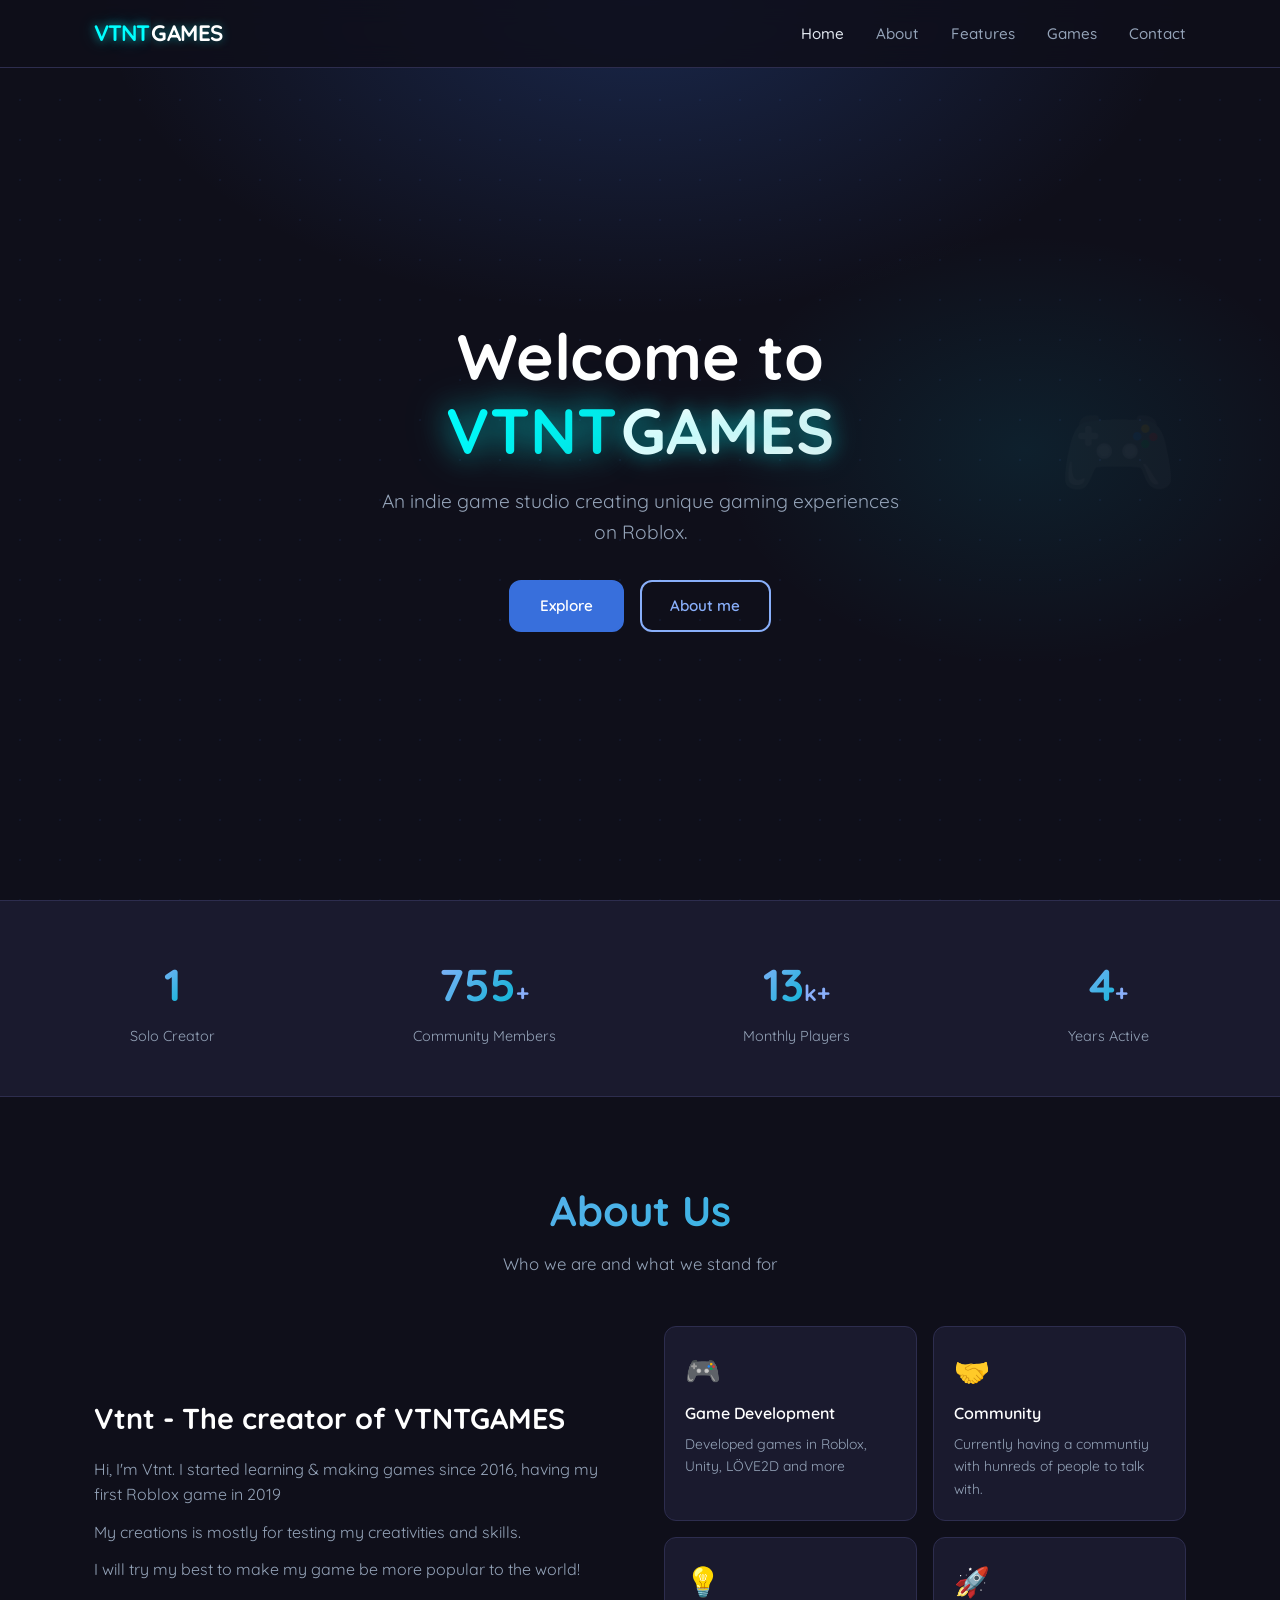
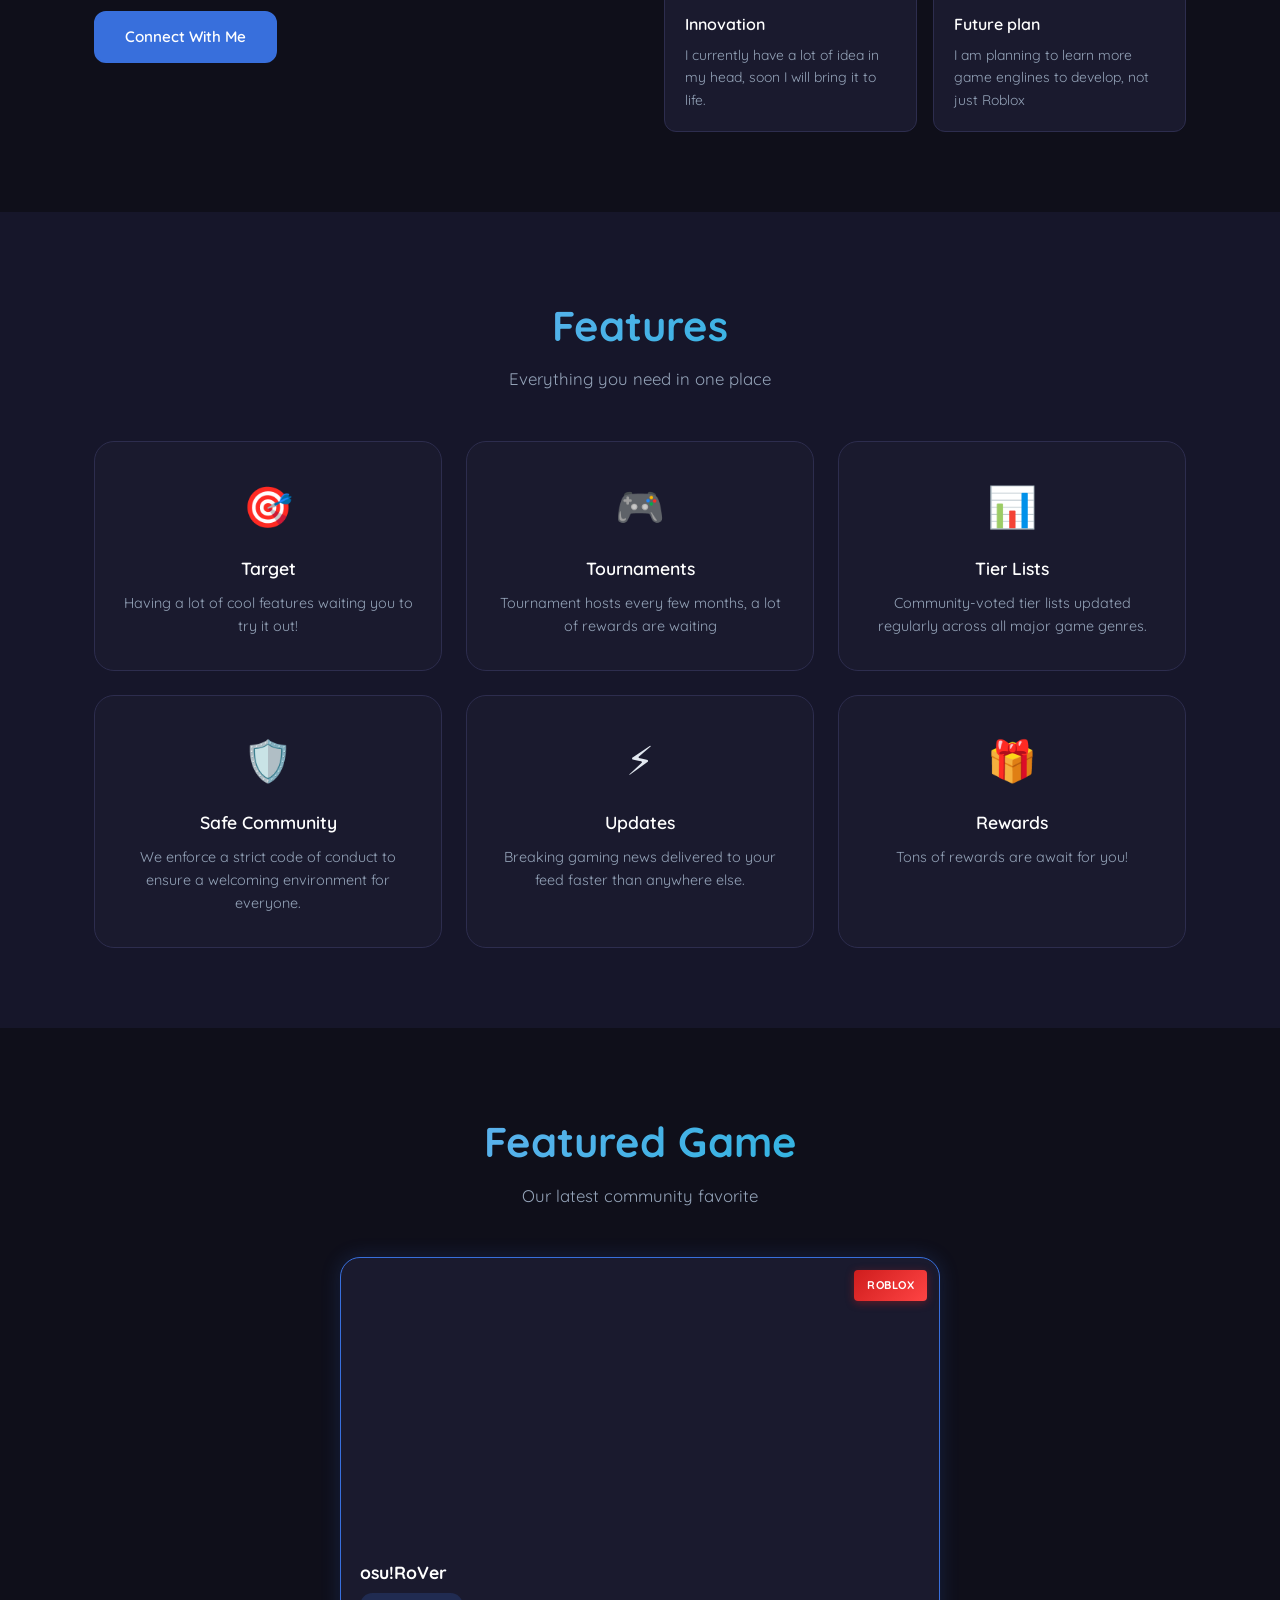
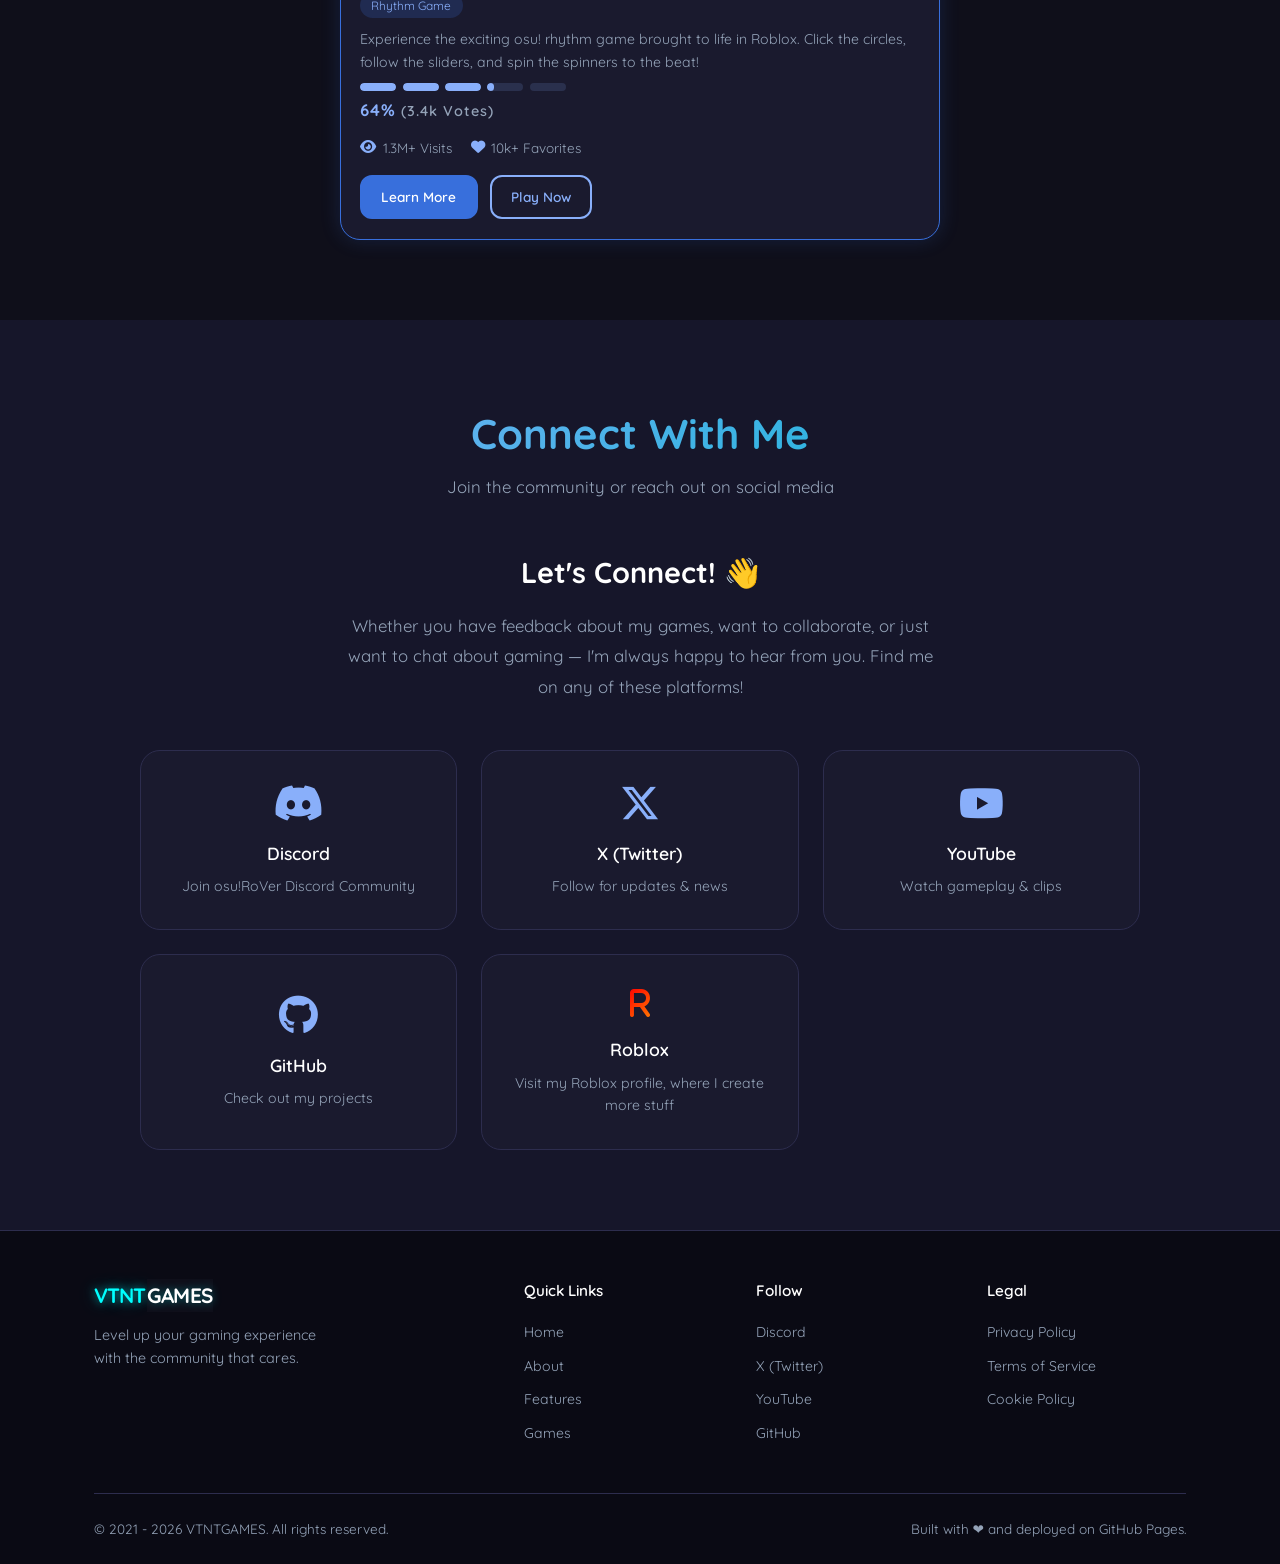
<file: index.html>
<!DOCTYPE html>
<html lang="en">
<head>
  <meta charset="UTF-8" />
  <meta name="viewport" content="width=device-width, initial-scale=1.0" />
  <meta name="description" content="VTNTGAMES - Indie Game Studio" />
  <title>VTNTGAMES</title>
  <script>
    window.location.replace('VtntGames');
  </script>
  <link rel="stylesheet" href="https://cdnjs.cloudflare.com/ajax/libs/font-awesome/6.4.0/css/all.min.css" />
  <link rel="stylesheet" href="style.css" />
</head>
<body>
</body>
</html>
</file>
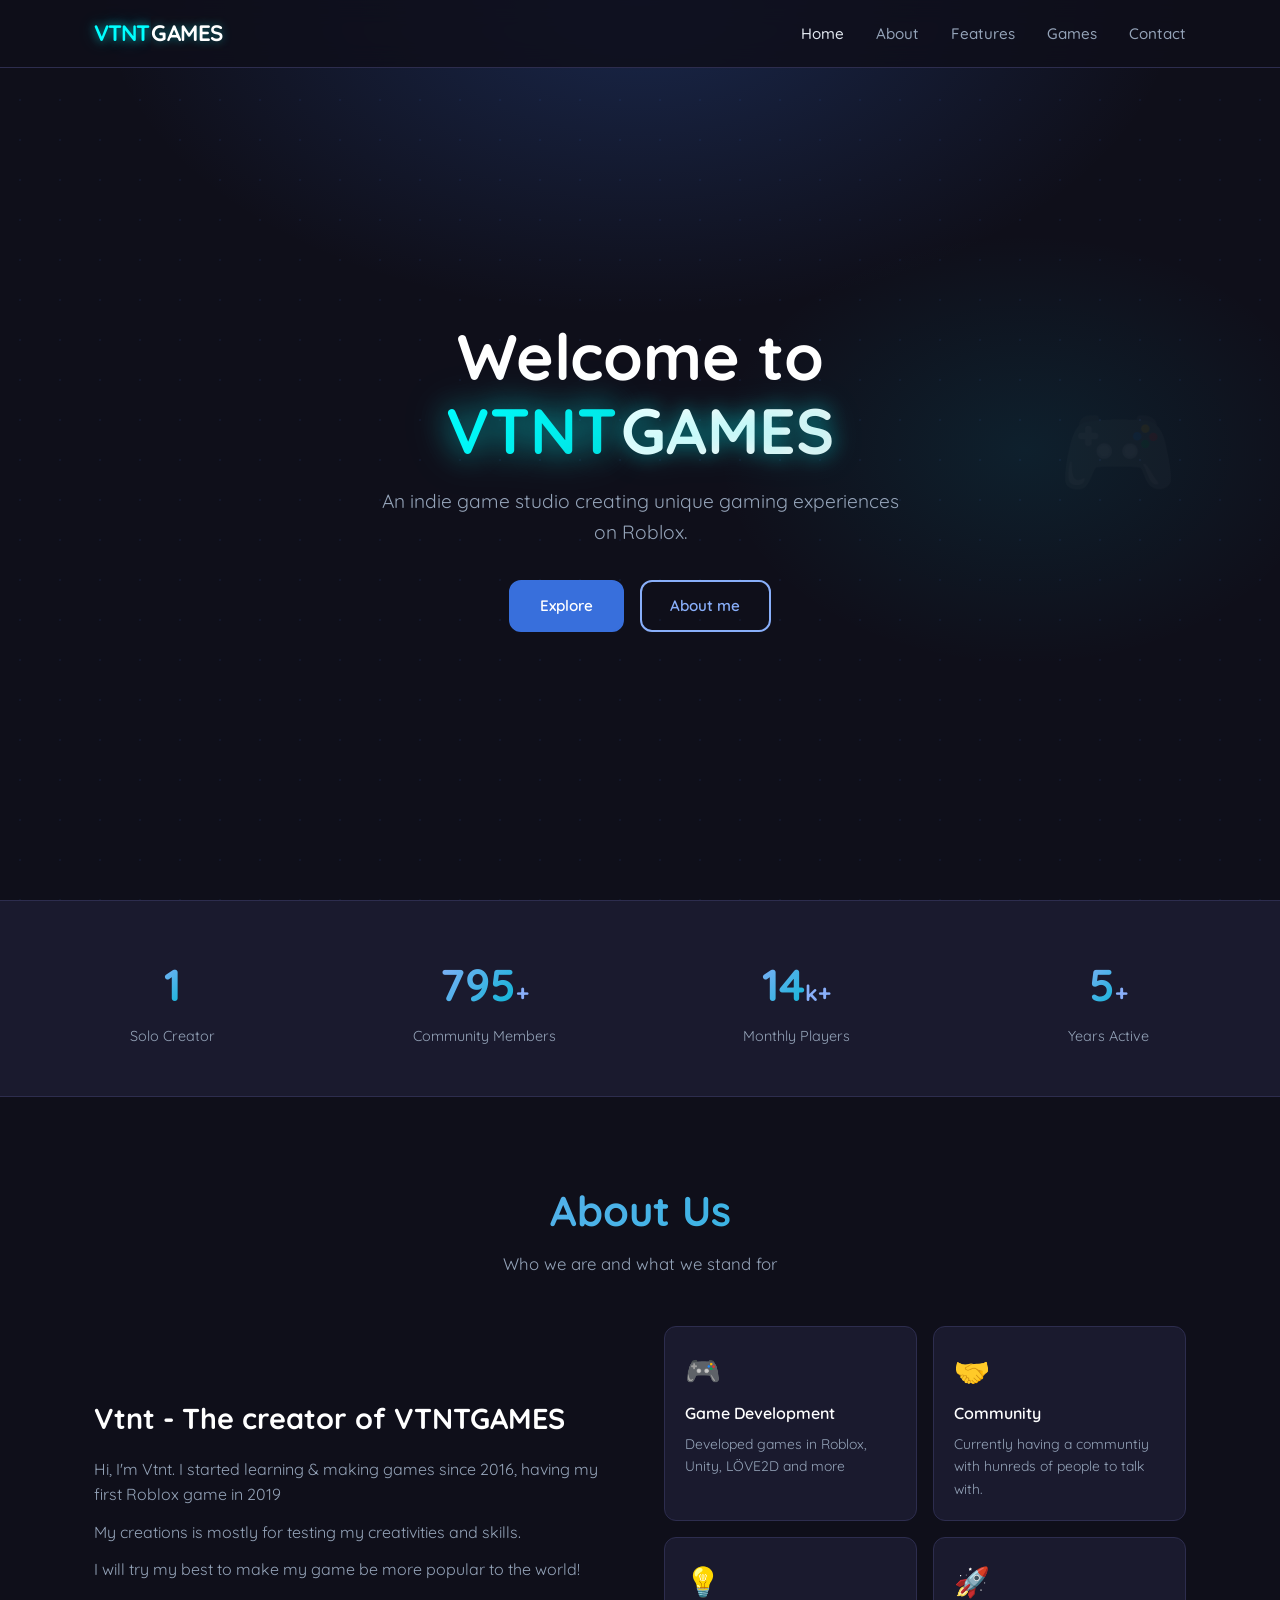
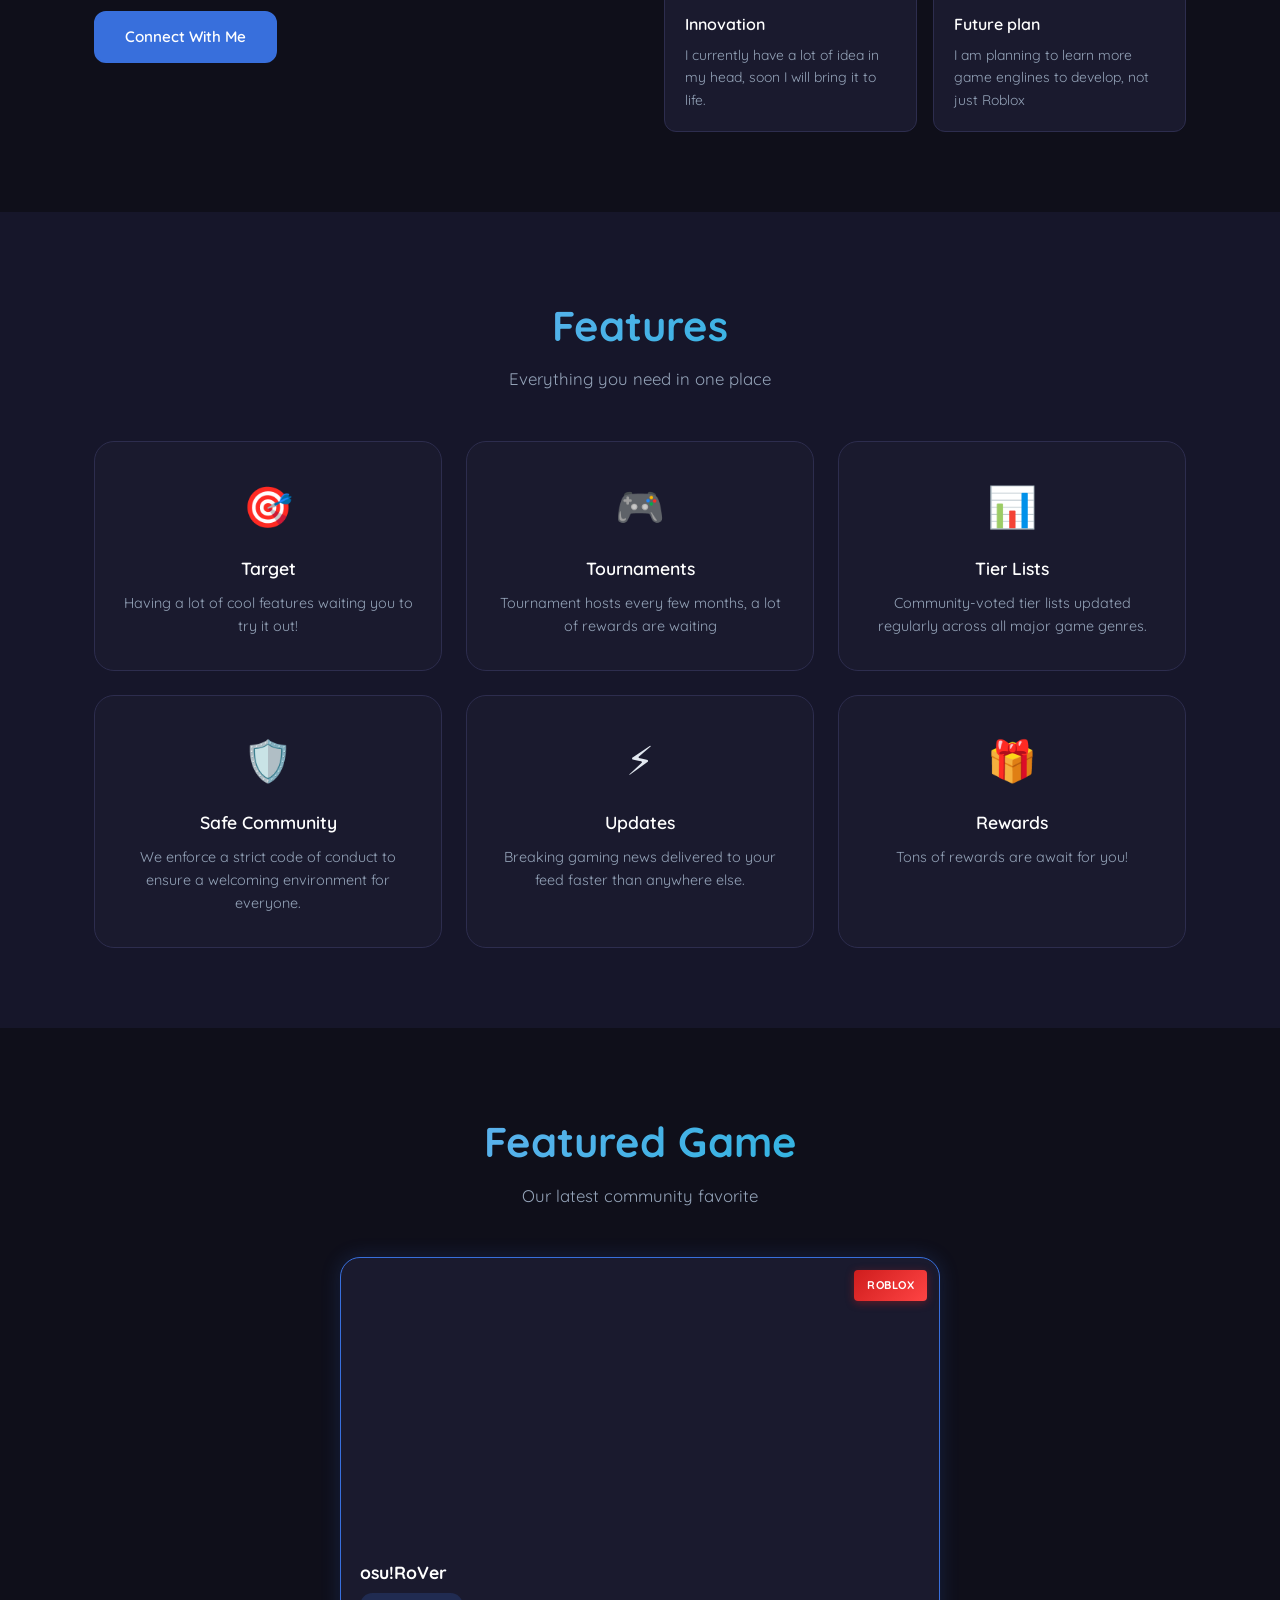
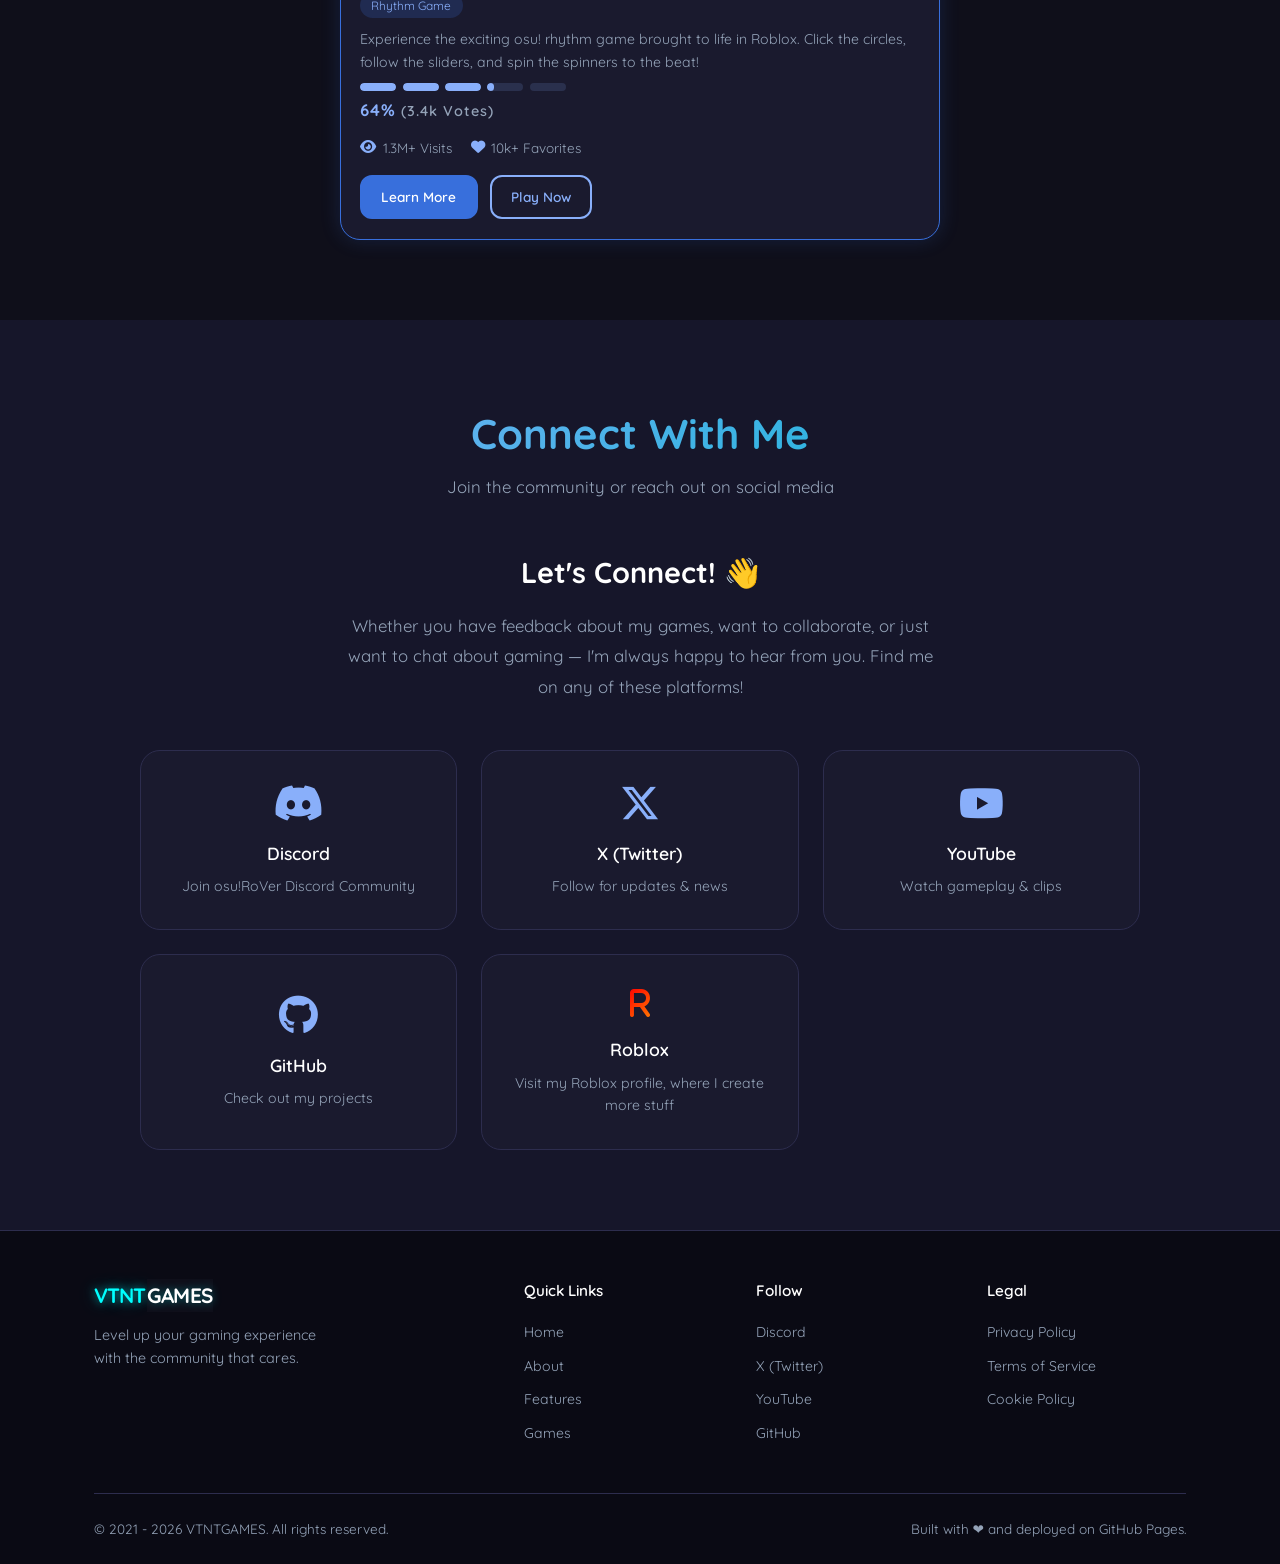
<file: VtntGames/index.html>
<!DOCTYPE html>
<html lang="en">
<head>
  <meta charset="UTF-8" />
  <meta name="viewport" content="width=device-width, initial-scale=1.0" />
  <meta name="description" content="VTNTGAMES - Indie Game Studio" />
  <title>VTNTGAMES</title>
  <link rel="stylesheet" href="https://cdnjs.cloudflare.com/ajax/libs/font-awesome/6.4.0/css/all.min.css" />
  <link rel="stylesheet" href="../style.css" />
</head>
<body>

  <div id="navbar-placeholder"></div>

  <!-- HERO -->
  <section class="hero" id="home">
    <div class="hero-content">
      <h1 class="hero-title">Welcome to <span class="logo-title"><span class="vtnt">VTNT</span><span class="games">GAMES</span></span></h1>
      <p class="hero-subtitle">An indie game studio creating unique gaming experiences on Roblox.</p>
      <div class="hero-buttons">
        <a href="#features" class="btn btn-primary">Explore</a>
        <a href="#about" class="btn btn-outline">About me</a>
      </div>
    </div>
    <div class="hero-badge">🎮</div>
  </section>

  <!-- STATS BANNER -->
  <section class="stats-banner">
    <div class="stat-item">
      <span class="stat-number" data-target="1">0</span><span></span>
      <p>Solo Creator</p>
    </div>
    <div class="stat-item">
      <span class="stat-number" data-target="850">0</span><span>+</span>
      <p>Community Members</p>
    </div>
    <div class="stat-item">
      <span class="stat-number" data-target="15">0</span><span>k+</span>
      <p>Monthly Players</p>
    </div>
    <div class="stat-item">
      <span class="stat-number" data-target="5">0</span><span>+</span>
      <p>Years Active</p>
    </div>
  </section>

  <!-- ABOUT -->
  <section class="about section" id="about">
    <div class="container">
      <div class="section-header">
        <h2>About Us</h2>
        <p>Who we are and what we stand for</p>
      </div>
      <div class="about-grid">
        <div class="about-text">
          <h3>Vtnt - The creator of VTNTGAMES</h3>
          <p>Hi, I'm Vtnt. I started learning & making games since 2016, having my first Roblox game in 2019</p>
          <p>My creations is mostly for testing my creativities and skills.</p>
          <p>I will try my best to make my game be more popular to the world!</p>
          <a href="#contact" class="btn btn-primary" style="margin-top:1rem;">Connect With Me</a>
        </div>
        <div class="about-cards">
          <div class="about-card">
            <div class="about-icon">🎮</div>
            <h4>Game Development</h4>
            <p>Developed games in Roblox, Unity, LÖVE2D and more</p>
          </div>
          <div class="about-card">
            <div class="about-icon">🤝</div>
            <h4>Community</h4>
            <p>Currently having a communtiy with hunreds of people to talk with.</p>
          </div>
          <div class="about-card">
            <div class="about-icon">💡</div>
            <h4>Innovation</h4>
            <p>I currently have a lot of idea in my head, soon I will bring it to life.</p>
          </div>
          <div class="about-card">
            <div class="about-icon">🚀</div>
            <h4>Future plan</h4>
            <p>I am planning to learn more game englines to develop, not just Roblox</p>
          </div>
        </div>
      </div>
    </div>
  </section>

  <!-- FEATURES -->
  <section class="features section" id="features">
    <div class="container">
      <div class="section-header">
        <h2>Features</h2>
        <p>Everything you need in one place</p>
      </div>
      <div class="features-grid">
        <div class="feature-card">
          <div class="feature-icon">🎯</div>
          <h3>Target</h3>
          <p>Having a lot of cool features waiting you to try it out!</p>
        </div>
        <div class="feature-card">
          <div class="feature-icon">🎮</div>
          <h3>Tournaments</h3>
          <p>Tournament hosts every few months, a lot of rewards are waiting</p>
        </div>
        <div class="feature-card">
          <div class="feature-icon">📊</div>
          <h3>Tier Lists</h3>
          <p>Community-voted tier lists updated regularly across all major game genres.</p>
        </div>
        <div class="feature-card">
          <div class="feature-icon">🛡️</div>
          <h3>Safe Community</h3>
          <p>We enforce a strict code of conduct to ensure a welcoming environment for everyone.</p>
        </div>
        <div class="feature-card">
          <div class="feature-icon">⚡</div>
          <h3>Updates</h3>
          <p>Breaking gaming news delivered to your feed faster than anywhere else.</p>
        </div>
        <div class="feature-card">
          <div class="feature-icon">🎁</div>
          <h3>Rewards</h3>
          <p>Tons of rewards are await for you!</p>
        </div>
      </div>
    </div>
  </section>

  <!-- GAMES SHOWCASE -->
  <section class="games section" id="games">
    <div class="container">
      <div class="section-header">
        <h2>Featured Game</h2>
        <p>Our latest community favorite</p>
      </div>
      <div class="games-grid games-single">
        <div class="game-card featured-game">
          <div class="game-thumb" style="background-image: url('https://tr.rbxcdn.com/180DAY-72bf4aa9d47f28da53976b21ba6f6298/768/432/Image/Webp/noFilter'); background-size: cover; background-position: center;">
            <span class="roblox-badge">ROBLOX</span>
          </div>
          <div class="game-info">
            <h4>osu!RoVer</h4>
            <span class="game-tag">Rhythm Game</span>
            <p>Experience the exciting osu! rhythm game brought to life in Roblox. Click the circles, follow the sliders, and spin the spinners to the beat!</p>
            <div class="game-rating">
              <div class="rating-bars">
                <div class="rating-bar"><div class="rating-bar-fill" style="width:100%"></div></div>
                <div class="rating-bar"><div class="rating-bar-fill" style="width:100%"></div></div>
                <div class="rating-bar"><div class="rating-bar-fill" style="width:100%"></div></div>
                <div class="rating-bar"><div class="rating-bar-fill" style="width:19%"></div></div>
                <div class="rating-bar"><div class="rating-bar-fill" style="width:0%"></div></div>
              </div>
              <div class="rating-text"><span class="rating-pct">64%</span> (3.4k Votes)</div>
            </div>
            <div class="game-stats">
              <div class="game-stat-item">
                <i class="fas fa-eye"></i>
                <span>1.3M+ Visits</span>
              </div>
              <div class="game-stat-item">
                <i class="fas fa-heart"></i>
                <span>10k+ Favorites</span>
              </div>
            </div>
            <div class="game-actions">
              <a href="../VtntGames/OsuRoVer" class="btn btn-primary btn-sm">Learn More</a>
              <a href="https://www.roblox.com/games/7216838953/osu-RoVer" target="_blank" rel="noopener noreferrer" class="btn btn-outline btn-sm">Play Now</a>
            </div>
          </div>
        </div>
      </div>
    </div>
  </section>

  <!-- CONTACT -->
  <section class="contact section" id="contact">
    <div class="container">
      <div class="section-header">
        <h2>Connect With Me</h2>
        <p>Join the community or reach out on social media</p>
      </div>
      <div class="contact-content">
        <div class="contact-message">
          <h3>Let's Connect! 👋</h3>
          <p>Whether you have feedback about my games, want to collaborate, or just want to chat about gaming — I'm always happy to hear from you. Find me on any of these platforms!</p>
        </div>
        <div class="social-grid">
          <a href="https://discord.gg/hKGx3wjv8B" target="_blank" rel="noopener noreferrer" class="social-card">
            <i class="fab fa-discord"></i>
            <h4>Discord</h4>
            <p>Join osu!RoVer Discord Community</p>
          </a>
          <a href="https://x.com/VtntGaming" target="_blank" rel="noopener noreferrer" class="social-card">
            <i class="fab fa-x-twitter"></i>
            <h4>X (Twitter)</h4>
            <p>Follow for updates & news</p>
          </a>
          <a href="https://www.youtube.com/@vtntgaming" target="_blank" rel="noopener noreferrer" class="social-card">
            <i class="fab fa-youtube"></i>
            <h4>YouTube</h4>
            <p>Watch gameplay & clips</p>
          </a>
          <a href="https://github.com/VtntGaming" target="_blank" rel="noopener noreferrer" class="social-card">
            <i class="fab fa-github"></i>
            <h4>GitHub</h4>
            <p>Check out my projects</p>
          </a>
          <a href="https://www.roblox.com/users/1241445502/profile" target="_blank" rel="noopener noreferrer" class="social-card">
            <i class="fab fa-roblox" style="background: linear-gradient(135deg, #ff0000, #ff7700); -webkit-background-clip: text; -webkit-text-fill-color: transparent; font-size: 2rem;">R</i>
            <h4>Roblox</h4>
            <p>Visit my Roblox profile, where I create more stuff</p>
          </a>
        </div>
      </div>
    </div>
  </section>

  <div id="footer-placeholder"></div>

  <script src="../components.js"></script>
  <script src="../script.js"></script>
</body>
</html>
</file>
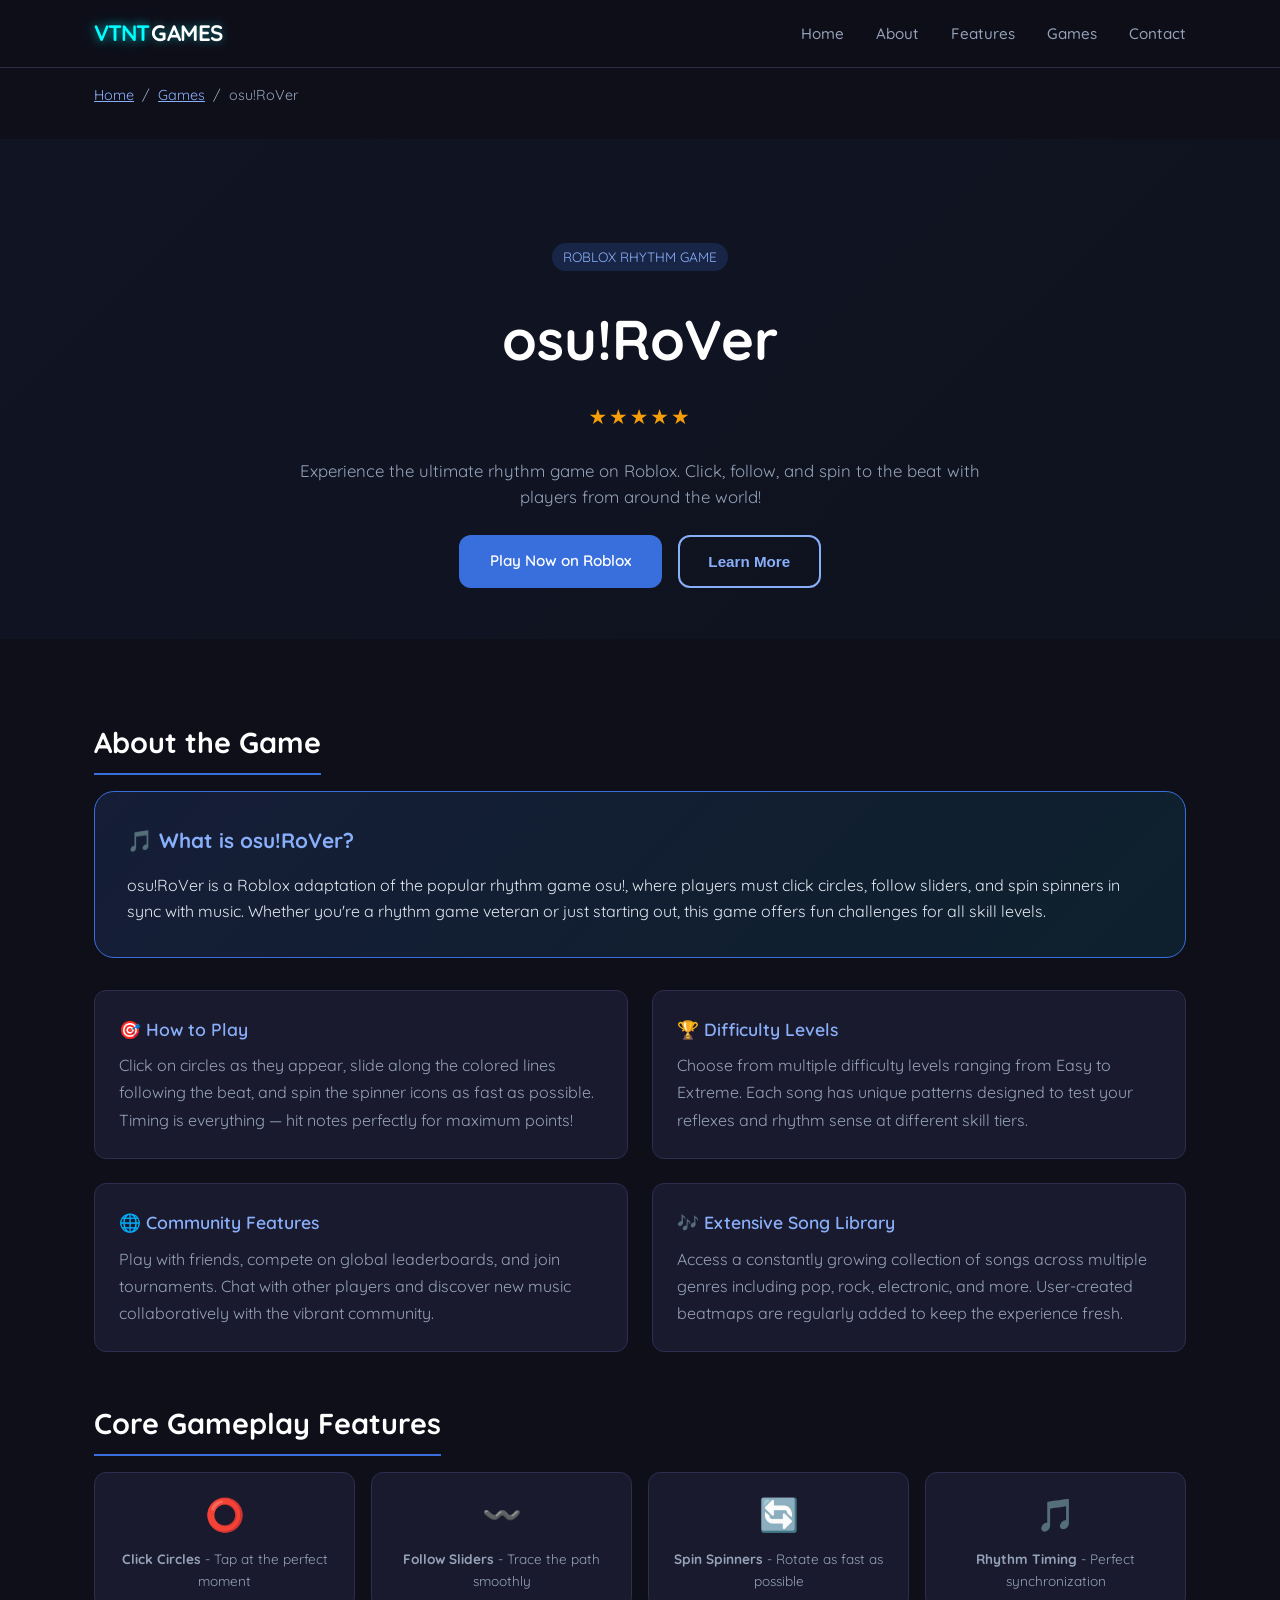
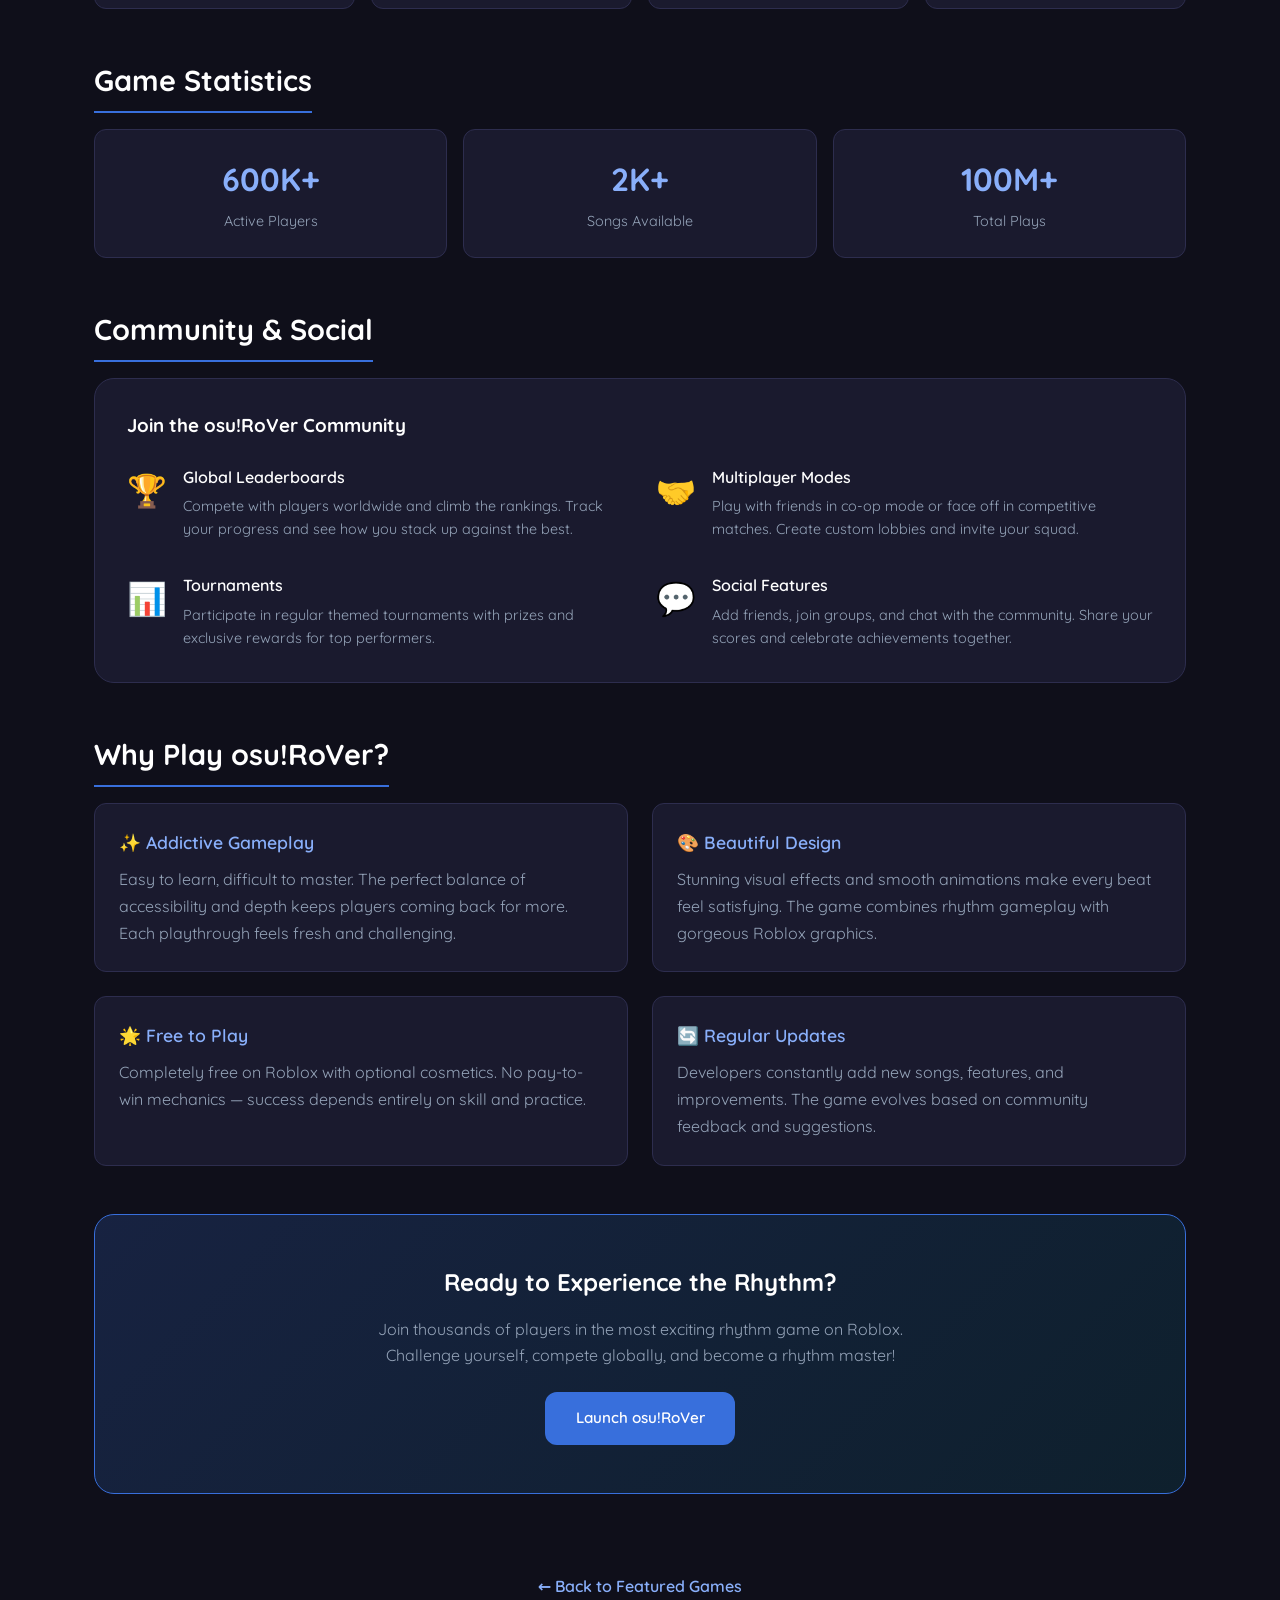
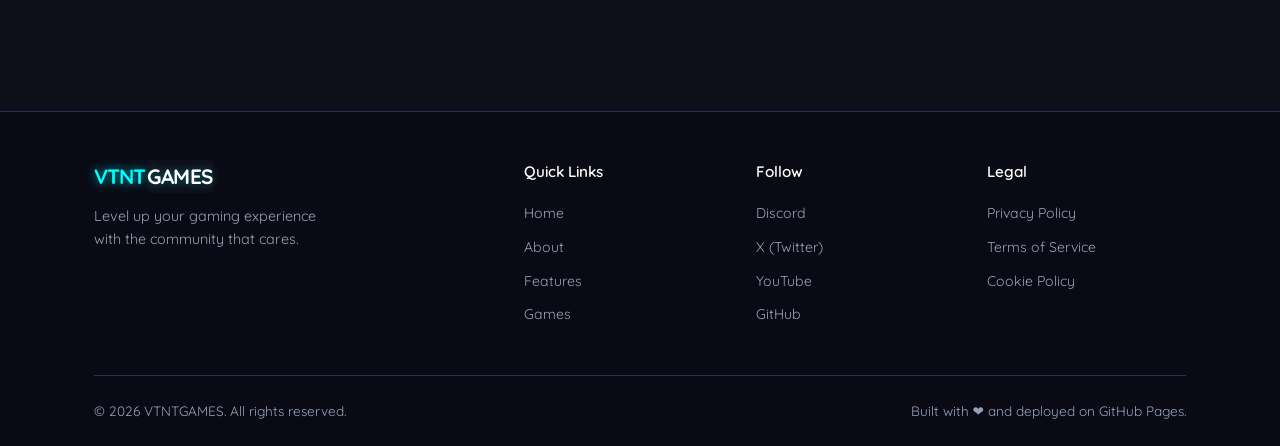
<file: Games/OsuRoVer/index.html>
<!DOCTYPE html>
<html lang="en">
<head>
  <meta charset="UTF-8" />
  <meta name="viewport" content="width=device-width, initial-scale=1.0" />
  <meta name="description" content="osu!RoVer - A rhythm game experience on Roblox" />
  <title>osu!RoVer - VTNTGAMES</title>
  <link rel="stylesheet" href="../../style.css" />
  <style>
    .game-detail-hero {
      min-height: 500px;
      display: flex;
      align-items: center;
      justify-content: center;
      text-align: center;
      padding: calc(var(--nav-height) + 2rem) 1.5rem 3rem;
      background: linear-gradient(135deg, rgba(56, 111, 220, 0.2), rgba(6, 182, 212, 0.1)),
                  url('https://tr.rbxcdn.com/180DAY-72bf4aa9d47f28da53976b21ba6f6298/768/432/Image/Webp/noFilter') center/cover;
      position: relative;
      overflow: hidden;
    }
    .game-detail-hero::before {
      content: '';
      position: absolute;
      inset: 0;
      background: rgba(15, 15, 26, 0.75);
      z-index: 0;
    }
    .game-detail-content { position: relative; z-index: 1; max-width: 720px; }
    .game-detail-content h1 { font-size: clamp(2.2rem, 5vw, 3.5rem); font-weight: 800; margin-bottom: 1rem; color: #fff; }
    .game-detail-content .game-tag { margin-bottom: 1.5rem; font-size: 0.85rem; display: inline-block; }
    .game-detail-rating { font-size: 1.3rem; letter-spacing: 2px; color: #f59e0b; margin-bottom: 1.5rem; }
    
    .detail-header-actions { display: flex; gap: 1rem; justify-content: center; flex-wrap: wrap; margin-top: 1.5rem; }
    
    .detail-section { margin-bottom: 3rem; }
    .detail-section h2 {
      font-size: 1.8rem;
      font-weight: 700;
      color: #fff;
      margin-bottom: 1rem;
      border-bottom: 2px solid var(--primary);
      padding-bottom: 0.5rem;
      display: inline-block;
    }
    .detail-grid { display: grid; grid-template-columns: repeat(2, 1fr); gap: 1.5rem; margin-bottom: 2rem; }
    .detail-card {
      background: var(--bg-card);
      border: 1px solid var(--border);
      border-radius: var(--radius);
      padding: 1.5rem;
    }
    .detail-card h3 { font-size: 1.1rem; font-weight: 600; color: var(--primary-light); margin-bottom: 0.6rem; }
    .detail-card p { color: var(--text-muted); line-height: 1.7; }
    
    .detail-spotlight {
      background: linear-gradient(135deg, rgba(56, 111, 220, 0.15), rgba(6, 182, 212, 0.1));
      border: 1px solid var(--primary);
      border-radius: var(--radius-lg);
      padding: 2rem;
      margin-bottom: 2rem;
    }
    .detail-spotlight h3 { color: var(--primary-light); font-size: 1.3rem; margin-bottom: 1rem; }
    
    .gameplay-features {
      display: grid;
      grid-template-columns: repeat(4, 1fr);
      gap: 1rem;
      margin-bottom: 2rem;
    }
    .feature-item {
      background: var(--bg-card);
      border: 1px solid var(--border);
      border-radius: var(--radius);
      padding: 1rem;
      text-align: center;
      transition: all var(--transition);
    }
    .feature-item:hover { border-color: var(--primary); transform: translateY(-2px); }
    .feature-item .icon { font-size: 2rem; margin-bottom: 0.5rem; }
    .feature-item p { font-size: 0.85rem; color: var(--text-muted); }
    
    .stats-row {
      display: grid;
      grid-template-columns: repeat(3, 1fr);
      gap: 1rem;
      margin-bottom: 2rem;
    } 
    .stat-box {
      background: var(--bg-card);
      border: 1px solid var(--border);
      border-radius: var(--radius);
      padding: 1.5rem;
      text-align: center;
    }
    .stat-box .number { font-size: 2rem; font-weight: 800; color: var(--primary-light); margin-bottom: 0.3rem; }
    .stat-box .label { color: var(--text-muted); font-size: 0.9rem; }
    
    .community-section {
      background: var(--bg-card);
      border: 1px solid var(--border);
      border-radius: var(--radius-lg);
      padding: 2rem;
      margin-bottom: 2rem;
    }
    .community-grid { display: grid; grid-template-columns: repeat(2, 1fr); gap: 2rem; margin-top: 1.5rem; }
    .community-item { display: flex; gap: 1rem; }
    .community-item .icon { font-size: 2rem; flex-shrink: 0; }
    .community-item h4 { color: #fff; font-size: 1rem; font-weight: 600; margin-bottom: 0.3rem; }
    .community-item p { color: var(--text-muted); font-size: 0.9rem; }
    
    .cta-section {
      background: linear-gradient(135deg, rgba(56, 111, 220, 0.2), rgba(6, 182, 212, 0.1));
      border: 1px solid var(--primary);
      border-radius: var(--radius-lg);
      padding: 3rem 2rem;
      text-align: center;
      margin-bottom: 3rem;
    }
    .cta-section h2 { color: #fff; margin-bottom: 1rem; }
    .cta-section p { color: var(--text-muted); margin-bottom: 1.5rem; max-width: 550px; margin-left: auto; margin-right: auto; }
    
    .breadcrumb {
      display: flex;
      gap: 0.5rem;
      margin-bottom: 2rem;
      color: var(--text-muted);
      font-size: 0.9rem;
    }
    .breadcrumb a { color: var(--primary-light); text-decoration: underline; cursor: pointer; }
    .breadcrumb a:hover { color: #fff; }
    
    @media (max-width: 768px) {
      .detail-grid { grid-template-columns: 1fr; }
      .gameplay-features { grid-template-columns: repeat(2, 1fr); }
      .stats-row { grid-template-columns: 1fr; }
      .community-grid { grid-template-columns: 1fr; }
      .detail-header-actions { flex-direction: column; align-items: center; }
      .game-detail-hero { min-height: 380px; }
    }
  </style>
</head>
<body>

  <!-- NAVBAR -->
  <nav class="navbar" id="navbar">
    <div class="nav-container">
      <a href="../../index.html" class="nav-logo"><span class="vtnt">VTNT</span><span class="games">GAMES</span></a>
      <button class="nav-toggle" id="navToggle" aria-label="Toggle navigation">
        <span></span><span></span><span></span>
      </button>
      <ul class="nav-links" id="navLinks">
        <li><a href="../../index.html#home">Home</a></li>
        <li><a href="../../index.html#about">About</a></li>
        <li><a href="../../index.html#features">Features</a></li>
        <li><a href="../../index.html#games">Games</a></li>
        <li><a href="../../index.html#contact">Contact</a></li>
      </ul>
    </div>
  </nav>

  <!-- BREADCRUMB -->
  <div class="container" style="padding-top: calc(var(--nav-height) + 1rem);">
    <div class="breadcrumb">
      <a href="../../index.html">Home</a>
      <span>/</span>
      <a href="../../index.html#games">Games</a>
      <span>/</span>
      <span>osu!RoVer</span>
    </div>
  </div>

  <!-- HERO -->
  <section class="game-detail-hero">
    <div class="game-detail-content">
      <span class="game-tag">ROBLOX RHYTHM GAME</span>
      <h1>osu!RoVer</h1>
      <div class="game-detail-rating">★★★★★</div>
      <p style="font-size: 1.05rem; color: var(--text-muted); margin-bottom: 1.5rem;">
        Experience the ultimate rhythm game on Roblox. Click, follow, and spin to the beat with players from around the world!
      </p>
      <div class="detail-header-actions">
        <a href="https://www.roblox.com/games/7216838953/osu-RoVer" target="_blank" rel="noopener noreferrer" class="btn btn-primary">Play Now on Roblox</a>
        <button class="btn btn-outline" onclick="document.getElementById('about-game').scrollIntoView({behavior: 'smooth'});">Learn More</button>
      </div>
    </div>
  </section>

  <!-- MAIN CONTENT -->
  <main class="section" style="background: var(--bg);">
    <div class="container">

      <!-- ABOUT GAME -->
      <div id="about-game" class="detail-section">
        <h2>About the Game</h2>
        <div class="detail-spotlight">
          <h3>🎵 What is osu!RoVer?</h3>
          <p>
            osu!RoVer is a Roblox adaptation of the popular rhythm game osu!, where players must click circles, follow sliders, and spin spinners in sync with music. 
            Whether you're a rhythm game veteran or just starting out, this game offers fun challenges for all skill levels.
          </p>
        </div>
        <div class="detail-grid">
          <div class="detail-card">
            <h3>🎯 How to Play</h3>
            <p>
              Click on circles as they appear, slide along the colored lines following the beat, and spin the spinner icons as fast as possible. 
              Timing is everything — hit notes perfectly for maximum points!
            </p>
          </div>
          <div class="detail-card">
            <h3>🏆 Difficulty Levels</h3>
            <p>
              Choose from multiple difficulty levels ranging from Easy to Extreme. Each song has unique patterns designed to test your reflexes and rhythm sense 
              at different skill tiers.
            </p>
          </div>
          <div class="detail-card">
            <h3>🌐 Community Features</h3>
            <p>
              Play with friends, compete on global leaderboards, and join tournaments. Chat with other players and discover new music collaboratively 
              with the vibrant community.
            </p>
          </div>
          <div class="detail-card">
            <h3>🎶 Extensive Song Library</h3>
            <p>
              Access a constantly growing collection of songs across multiple genres including pop, rock, electronic, and more. User-created beatmaps 
              are regularly added to keep the experience fresh.
            </p>
          </div>
        </div>
      </div>

      <!-- GAMEPLAY FEATURES -->
      <div class="detail-section">
        <h2>Core Gameplay Features</h2>
        <div class="gameplay-features">
          <div class="feature-item">
            <div class="icon">⭕</div>
            <p><strong>Click Circles</strong> - Tap at the perfect moment</p>
          </div>
          <div class="feature-item">
            <div class="icon">〰️</div>
            <p><strong>Follow Sliders</strong> - Trace the path smoothly</p>
          </div>
          <div class="feature-item">
            <div class="icon">🔄</div>
            <p><strong>Spin Spinners</strong> - Rotate as fast as possible</p>
          </div>
          <div class="feature-item">
            <div class="icon">🎵</div>
            <p><strong>Rhythm Timing</strong> - Perfect synchronization</p>
          </div>
        </div>
      </div>

      <!-- GAME STATS -->
      <div class="detail-section">
        <h2>Game Statistics</h2>
        <div class="stats-row">
          <div class="stat-box">
            <div class="number">600K+</div>
            <div class="label">Active Players</div>
          </div>
          <div class="stat-box">
            <div class="number">2K+</div>
            <div class="label">Songs Available</div>
          </div>
          <div class="stat-box">
            <div class="number">100M+</div>
            <div class="label">Total Plays</div>
          </div>
        </div>
      </div>

      <!-- COMMUNITY -->
      <div class="detail-section">
        <h2>Community & Social</h2>
        <div class="community-section">
          <h3 style="color: #fff; margin: 0 0 1rem 0;">Join the osu!RoVer Community</h3>
          <div class="community-grid">
            <div class="community-item">
              <div class="icon">🏆</div>
              <div>
                <h4>Global Leaderboards</h4>
                <p>Compete with players worldwide and climb the rankings. Track your progress and see how you stack up against the best.</p>
              </div>
            </div>
            <div class="community-item">
              <div class="icon">🤝</div>
              <div>
                <h4>Multiplayer Modes</h4>
                <p>Play with friends in co-op mode or face off in competitive matches. Create custom lobbies and invite your squad.</p>
              </div>
            </div>
            <div class="community-item">
              <div class="icon">📊</div>
              <div>
                <h4>Tournaments</h4>
                <p>Participate in regular themed tournaments with prizes and exclusive rewards for top performers.</p>
              </div>
            </div>
            <div class="community-item">
              <div class="icon">💬</div>
              <div>
                <h4>Social Features</h4>
                <p>Add friends, join groups, and chat with the community. Share your scores and celebrate achievements together.</p>
              </div>
            </div>
          </div>
        </div>
      </div>

      <!-- WHY PLAY -->
      <div class="detail-section">
        <h2>Why Play osu!RoVer?</h2>
        <div class="detail-grid">
          <div class="detail-card">
            <h3>✨ Addictive Gameplay</h3>
            <p>
              Easy to learn, difficult to master. The perfect balance of accessibility and depth keeps players coming back for more. 
              Each playthrough feels fresh and challenging.
            </p>
          </div>
          <div class="detail-card">
            <h3>🎨 Beautiful Design</h3>
            <p>
              Stunning visual effects and smooth animations make every beat feel satisfying. 
              The game combines rhythm gameplay with gorgeous Roblox graphics.
            </p>
          </div>
          <div class="detail-card">
            <h3>🌟 Free to Play</h3>
            <p>
              Completely free on Roblox with optional cosmetics. No pay-to-win mechanics — success depends entirely on skill and practice.
            </p>
          </div>
          <div class="detail-card">
            <h3>🔄 Regular Updates</h3>
            <p>
              Developers constantly add new songs, features, and improvements. The game evolves based on community feedback and suggestions.
            </p>
          </div>
        </div>
      </div>

      <!-- CTA -->
      <div class="cta-section">
        <h2>Ready to Experience the Rhythm?</h2>
        <p>
          Join thousands of players in the most exciting rhythm game on Roblox. 
          Challenge yourself, compete globally, and become a rhythm master!
        </p>
        <a href="https://www.roblox.com/games/7216838953/osu-RoVer" target="_blank" rel="noopener noreferrer" class="btn btn-primary">Launch osu!RoVer</a>
      </div>

      <!-- BACK LINK -->
      <div style="text-align: center; padding: 2rem 0;">
        <a href="../../index.html#games" style="color: var(--primary-light); font-weight: 600; transition: color var(--transition);" 
           onmouseover="this.style.color='#fff'" onmouseout="this.style.color='var(--primary-light)'">← Back to Featured Games</a>
      </div>

    </div>
  </main>

  <!-- FOOTER -->
  <footer class="footer">
    <div class="container">
      <div class="footer-grid">
        <div class="footer-brand">
          <a href="../../index.html" class="nav-logo"><span class="vtnt">VTNT</span><span class="games">GAMES</span></a>
          <p>Level up your gaming experience with the community that cares.</p>
        </div>
        <div class="footer-links">
          <h4>Quick Links</h4>
          <ul>
            <li><a href="../../index.html">Home</a></li>
            <li><a href="../../index.html#about">About</a></li>
            <li><a href="../../index.html#features">Features</a></li>
            <li><a href="../../index.html#games">Games</a></li>
          </ul>
        </div>
        <div class="footer-links">
          <h4>Follow</h4>
          <ul>
            <li><a href="https://discord.gg/hKGx3wjv8B" target="_blank" rel="noopener noreferrer">Discord</a></li>
            <li><a href="https://x.com/VtntGaming" target="_blank" rel="noopener noreferrer">X (Twitter)</a></li>
            <li><a href="https://www.youtube.com/@vtntgaming" target="_blank" rel="noopener noreferrer">YouTube</a></li>
            <li><a href="https://github.com/VtntGaming" target="_blank" rel="noopener noreferrer">GitHub</a></li>
          </ul>
        </div>
        <div class="footer-links">
          <h4>Legal</h4>
          <ul>
            <li><a href="#">Privacy Policy</a></li>
            <li><a href="#">Terms of Service</a></li>
            <li><a href="#">Cookie Policy</a></li>
          </ul>
        </div>
      </div>
      <div class="footer-bottom">
        <p>&copy; 2026 VTNTGAMES. All rights reserved.</p>
        <p>Built with ❤️ and deployed on GitHub Pages.</p>
      </div>
    </div>
  </footer>

  <!-- BACK TO TOP -->
  <button class="back-to-top" id="backToTop" aria-label="Back to top">↑</button>

  <script src="../../script.js"></script>
</body>
</html>
</file>
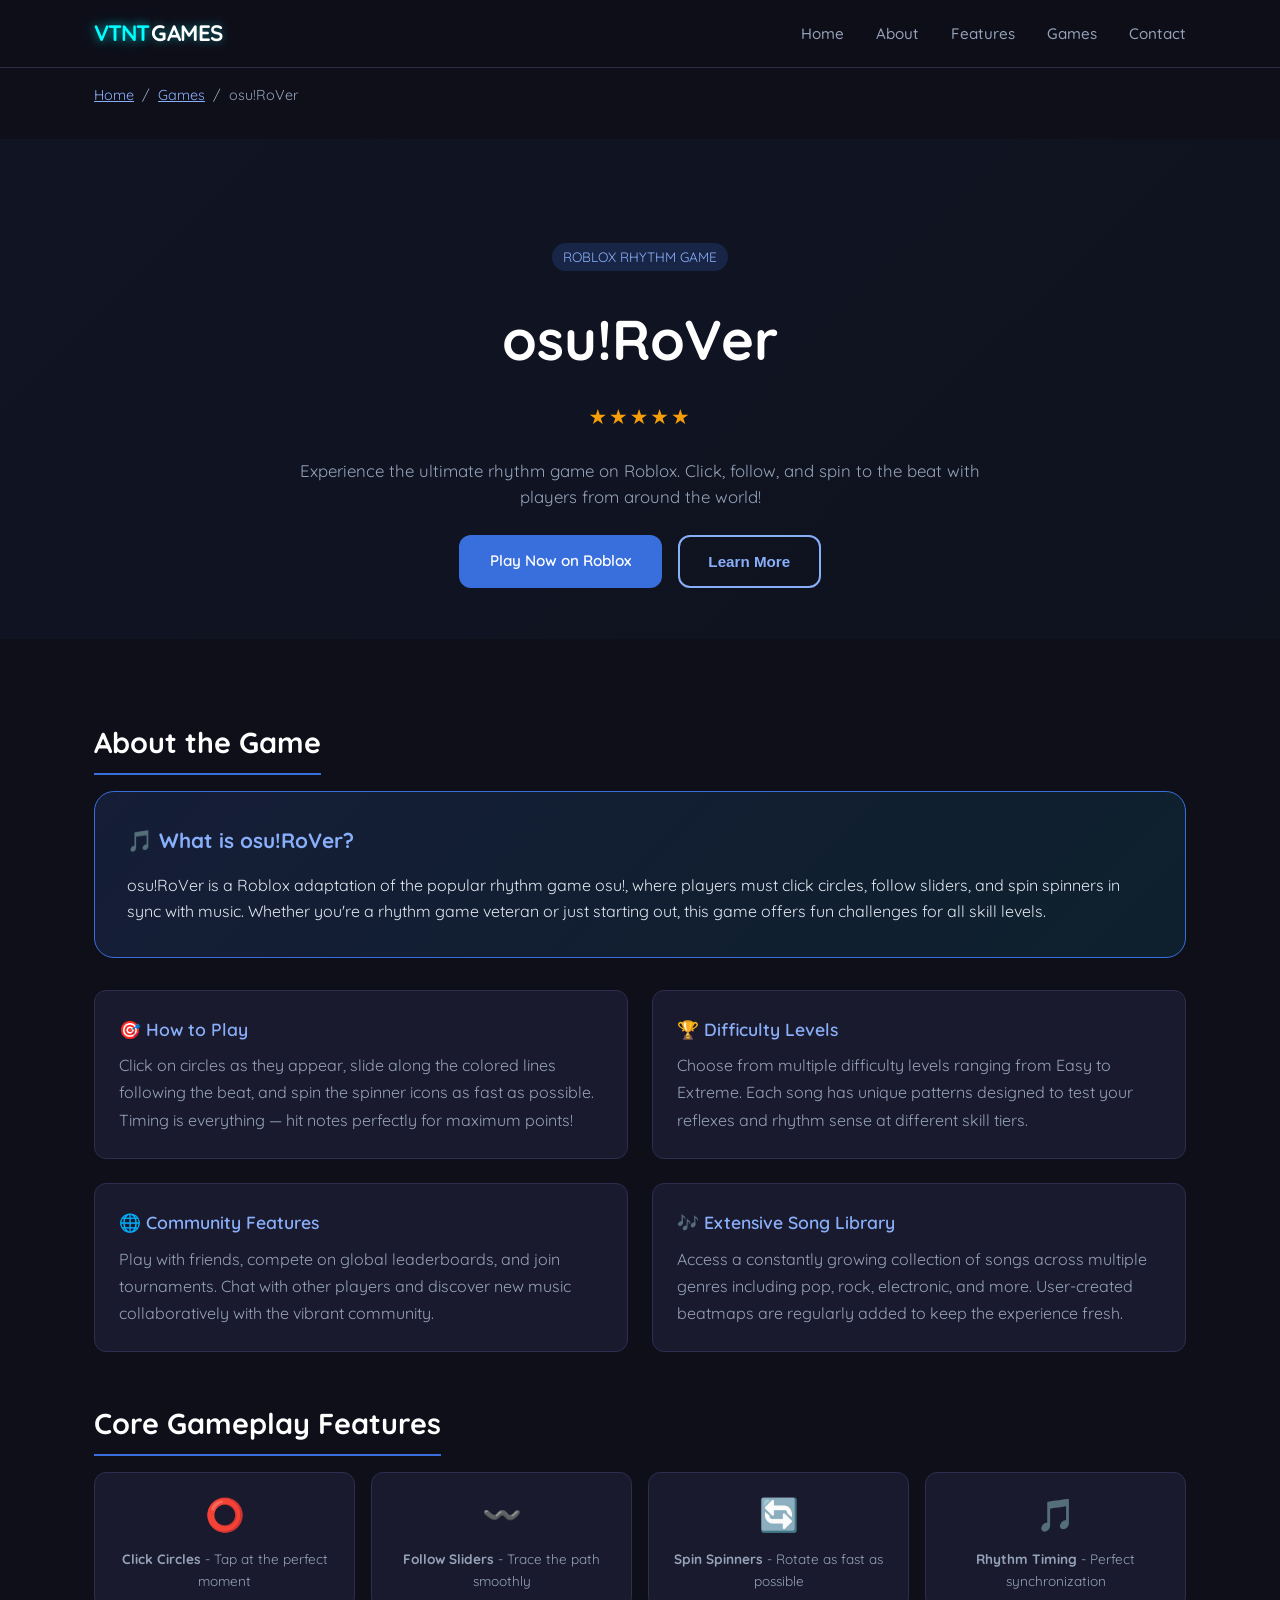
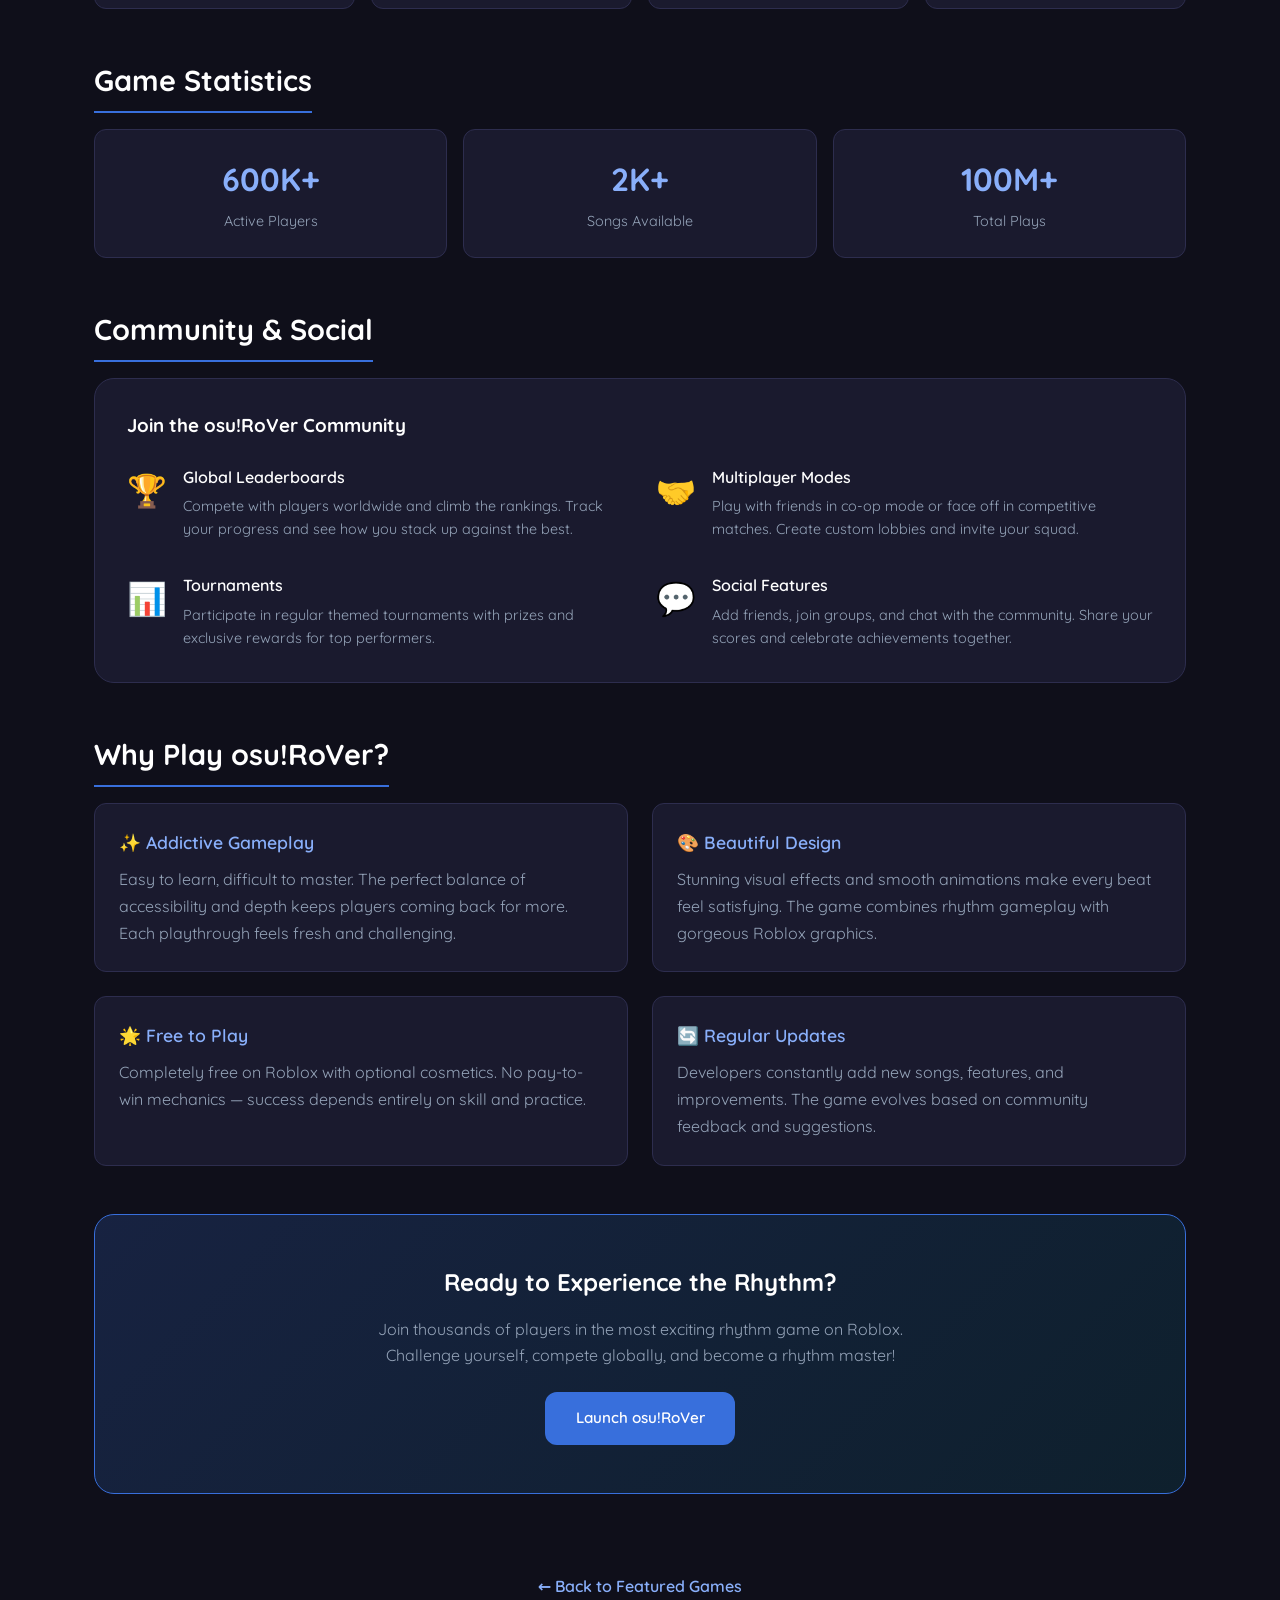
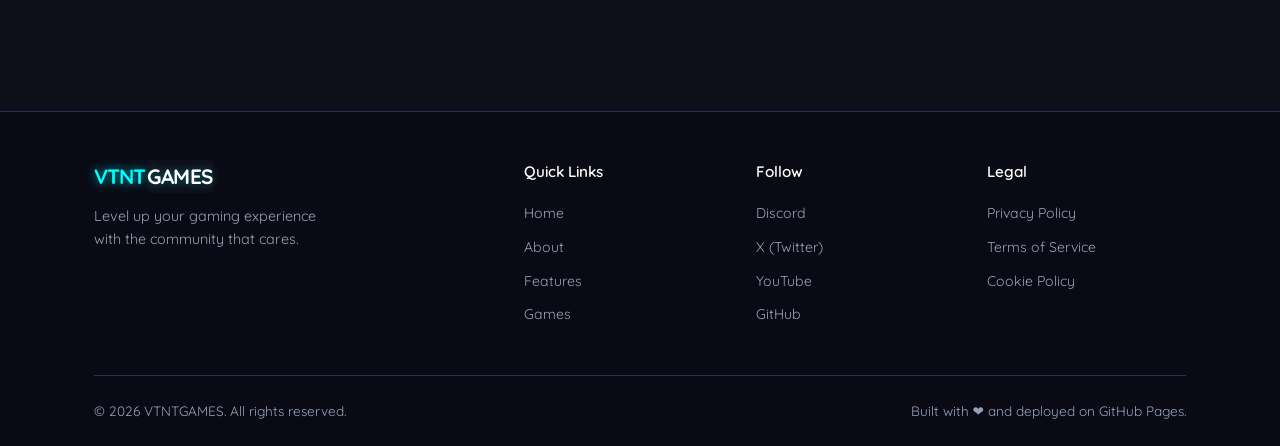
<file: VtntGames/OsuRoVer/index.html>
<!DOCTYPE html>
<html lang="en">
<head>
  <meta charset="UTF-8" />
  <meta name="viewport" content="width=device-width, initial-scale=1.0" />
  <meta name="description" content="osu!RoVer - A rhythm game experience on Roblox" />
  <title>osu!RoVer - VTNTGAMES</title>
  <link rel="stylesheet" href="../../style.css" />
  <style>
    .game-detail-hero {
      min-height: 500px;
      display: flex;
      align-items: center;
      justify-content: center;
      text-align: center;
      padding: calc(var(--nav-height) + 2rem) 1.5rem 3rem;
      background: linear-gradient(135deg, rgba(56, 111, 220, 0.2), rgba(6, 182, 212, 0.1)),
                  url('https://tr.rbxcdn.com/180DAY-72bf4aa9d47f28da53976b21ba6f6298/768/432/Image/Webp/noFilter') center/cover;
      position: relative;
      overflow: hidden;
    }
    .game-detail-hero::before {
      content: '';
      position: absolute;
      inset: 0;
      background: rgba(15, 15, 26, 0.75);
      z-index: 0;
    }
    .game-detail-content { position: relative; z-index: 1; max-width: 720px; }
    .game-detail-content h1 { font-size: clamp(2.2rem, 5vw, 3.5rem); font-weight: 800; margin-bottom: 1rem; color: #fff; }
    .game-detail-content .game-tag { margin-bottom: 1.5rem; font-size: 0.85rem; display: inline-block; }
    .game-detail-rating { font-size: 1.3rem; letter-spacing: 2px; color: #f59e0b; margin-bottom: 1.5rem; }
    
    .detail-header-actions { display: flex; gap: 1rem; justify-content: center; flex-wrap: wrap; margin-top: 1.5rem; }
    
    .detail-section { margin-bottom: 3rem; }
    .detail-section h2 {
      font-size: 1.8rem;
      font-weight: 700;
      color: #fff;
      margin-bottom: 1rem;
      border-bottom: 2px solid var(--primary);
      padding-bottom: 0.5rem;
      display: inline-block;
    }
    .detail-grid { display: grid; grid-template-columns: repeat(2, 1fr); gap: 1.5rem; margin-bottom: 2rem; }
    .detail-card {
      background: var(--bg-card);
      border: 1px solid var(--border);
      border-radius: var(--radius);
      padding: 1.5rem;
    }
    .detail-card h3 { font-size: 1.1rem; font-weight: 600; color: var(--primary-light); margin-bottom: 0.6rem; }
    .detail-card p { color: var(--text-muted); line-height: 1.7; }
    
    .detail-spotlight {
      background: linear-gradient(135deg, rgba(56, 111, 220, 0.15), rgba(6, 182, 212, 0.1));
      border: 1px solid var(--primary);
      border-radius: var(--radius-lg);
      padding: 2rem;
      margin-bottom: 2rem;
    }
    .detail-spotlight h3 { color: var(--primary-light); font-size: 1.3rem; margin-bottom: 1rem; }
    
    .gameplay-features {
      display: grid;
      grid-template-columns: repeat(4, 1fr);
      gap: 1rem;
      margin-bottom: 2rem;
    }
    .feature-item {
      background: var(--bg-card);
      border: 1px solid var(--border);
      border-radius: var(--radius);
      padding: 1rem;
      text-align: center;
      transition: all var(--transition);
    }
    .feature-item:hover { border-color: var(--primary); transform: translateY(-2px); }
    .feature-item .icon { font-size: 2rem; margin-bottom: 0.5rem; }
    .feature-item p { font-size: 0.85rem; color: var(--text-muted); }
    
    .stats-row {
      display: grid;
      grid-template-columns: repeat(3, 1fr);
      gap: 1rem;
      margin-bottom: 2rem;
    } 
    .stat-box {
      background: var(--bg-card);
      border: 1px solid var(--border);
      border-radius: var(--radius);
      padding: 1.5rem;
      text-align: center;
    }
    .stat-box .number { font-size: 2rem; font-weight: 800; color: var(--primary-light); margin-bottom: 0.3rem; }
    .stat-box .label { color: var(--text-muted); font-size: 0.9rem; }
    
    .community-section {
      background: var(--bg-card);
      border: 1px solid var(--border);
      border-radius: var(--radius-lg);
      padding: 2rem;
      margin-bottom: 2rem;
    }
    .community-grid { display: grid; grid-template-columns: repeat(2, 1fr); gap: 2rem; margin-top: 1.5rem; }
    .community-item { display: flex; gap: 1rem; }
    .community-item .icon { font-size: 2rem; flex-shrink: 0; }
    .community-item h4 { color: #fff; font-size: 1rem; font-weight: 600; margin-bottom: 0.3rem; }
    .community-item p { color: var(--text-muted); font-size: 0.9rem; }
    
    .cta-section {
      background: linear-gradient(135deg, rgba(56, 111, 220, 0.2), rgba(6, 182, 212, 0.1));
      border: 1px solid var(--primary);
      border-radius: var(--radius-lg);
      padding: 3rem 2rem;
      text-align: center;
      margin-bottom: 3rem;
    }
    .cta-section h2 { color: #fff; margin-bottom: 1rem; }
    .cta-section p { color: var(--text-muted); margin-bottom: 1.5rem; max-width: 550px; margin-left: auto; margin-right: auto; }
    
    .breadcrumb {
      display: flex;
      gap: 0.5rem;
      margin-bottom: 2rem;
      color: var(--text-muted);
      font-size: 0.9rem;
    }
    .breadcrumb a { color: var(--primary-light); text-decoration: underline; cursor: pointer; }
    .breadcrumb a:hover { color: #fff; }
    
    @media (max-width: 768px) {
      .detail-grid { grid-template-columns: 1fr; }
      .gameplay-features { grid-template-columns: repeat(2, 1fr); }
      .stats-row { grid-template-columns: 1fr; }
      .community-grid { grid-template-columns: 1fr; }
      .detail-header-actions { flex-direction: column; align-items: center; }
      .game-detail-hero { min-height: 380px; }
    }
  </style>
</head>
<body>

  <!-- NAVBAR -->
  <nav class="navbar" id="navbar">
    <div class="nav-container">
      <a href="../index.html" class="nav-logo"><span class="vtnt">VTNT</span><span class="games">GAMES</span></a>
      <button class="nav-toggle" id="navToggle" aria-label="Toggle navigation">
        <span></span><span></span><span></span>
      </button>
      <ul class="nav-links" id="navLinks">
        <li><a href="../index.html#home">Home</a></li>
        <li><a href="../index.html#about">About</a></li>
        <li><a href="../index.html#features">Features</a></li>
        <li><a href="../index.html#games">Games</a></li>
        <li><a href="../index.html#contact">Contact</a></li>
      </ul>
    </div>
  </nav>

  <!-- BREADCRUMB -->
  <div class="container" style="padding-top: calc(var(--nav-height) + 1rem);">
    <div class="breadcrumb">
      <a href="../index.html">Home</a>
      <span>/</span>
      <a href="../index.html#games">Games</a>
      <span>/</span>
      <span>osu!RoVer</span>
    </div>
  </div>

  <!-- HERO -->
  <section class="game-detail-hero">
    <div class="game-detail-content">
      <span class="game-tag">ROBLOX RHYTHM GAME</span>
      <h1>osu!RoVer</h1>
      <div class="game-detail-rating">★★★★★</div>
      <p style="font-size: 1.05rem; color: var(--text-muted); margin-bottom: 1.5rem;">
        Experience the ultimate rhythm game on Roblox. Click, follow, and spin to the beat with players from around the world!
      </p>
      <div class="detail-header-actions">
        <a href="https://www.roblox.com/games/7216838953/osu-RoVer" target="_blank" rel="noopener noreferrer" class="btn btn-primary">Play Now on Roblox</a>
        <button class="btn btn-outline" onclick="document.getElementById('about-game').scrollIntoView({behavior: 'smooth'});">Learn More</button>
      </div>
    </div>
  </section>

  <!-- MAIN CONTENT -->
  <main class="section" style="background: var(--bg);">
    <div class="container">

      <!-- ABOUT GAME -->
      <div id="about-game" class="detail-section">
        <h2>About the Game</h2>
        <div class="detail-spotlight">
          <h3>🎵 What is osu!RoVer?</h3>
          <p>
            osu!RoVer is a Roblox adaptation of the popular rhythm game osu!, where players must click circles, follow sliders, and spin spinners in sync with music. 
            Whether you're a rhythm game veteran or just starting out, this game offers fun challenges for all skill levels.
          </p>
        </div>
        <div class="detail-grid">
          <div class="detail-card">
            <h3>🎯 How to Play</h3>
            <p>
              Click on circles as they appear, slide along the colored lines following the beat, and spin the spinner icons as fast as possible. 
              Timing is everything — hit notes perfectly for maximum points!
            </p>
          </div>
          <div class="detail-card">
            <h3>🏆 Difficulty Levels</h3>
            <p>
              Choose from multiple difficulty levels ranging from Easy to Extreme. Each song has unique patterns designed to test your reflexes and rhythm sense 
              at different skill tiers.
            </p>
          </div>
          <div class="detail-card">
            <h3>🌐 Community Features</h3>
            <p>
              Play with friends, compete on global leaderboards, and join tournaments. Chat with other players and discover new music collaboratively 
              with the vibrant community.
            </p>
          </div>
          <div class="detail-card">
            <h3>🎶 Extensive Song Library</h3>
            <p>
              Access a constantly growing collection of songs across multiple genres including pop, rock, electronic, and more. User-created beatmaps 
              are regularly added to keep the experience fresh.
            </p>
          </div>
        </div>
      </div>

      <!-- GAMEPLAY FEATURES -->
      <div class="detail-section">
        <h2>Core Gameplay Features</h2>
        <div class="gameplay-features">
          <div class="feature-item">
            <div class="icon">⭕</div>
            <p><strong>Click Circles</strong> - Tap at the perfect moment</p>
          </div>
          <div class="feature-item">
            <div class="icon">〰️</div>
            <p><strong>Follow Sliders</strong> - Trace the path smoothly</p>
          </div>
          <div class="feature-item">
            <div class="icon">🔄</div>
            <p><strong>Spin Spinners</strong> - Rotate as fast as possible</p>
          </div>
          <div class="feature-item">
            <div class="icon">🎵</div>
            <p><strong>Rhythm Timing</strong> - Perfect synchronization</p>
          </div>
        </div>
      </div>

      <!-- GAME STATS -->
      <div class="detail-section">
        <h2>Game Statistics</h2>
        <div class="stats-row">
          <div class="stat-box">
            <div class="number">600K+</div>
            <div class="label">Active Players</div>
          </div>
          <div class="stat-box">
            <div class="number">2K+</div>
            <div class="label">Songs Available</div>
          </div>
          <div class="stat-box">
            <div class="number">100M+</div>
            <div class="label">Total Plays</div>
          </div>
        </div>
      </div>

      <!-- COMMUNITY -->
      <div class="detail-section">
        <h2>Community & Social</h2>
        <div class="community-section">
          <h3 style="color: #fff; margin: 0 0 1rem 0;">Join the osu!RoVer Community</h3>
          <div class="community-grid">
            <div class="community-item">
              <div class="icon">🏆</div>
              <div>
                <h4>Global Leaderboards</h4>
                <p>Compete with players worldwide and climb the rankings. Track your progress and see how you stack up against the best.</p>
              </div>
            </div>
            <div class="community-item">
              <div class="icon">🤝</div>
              <div>
                <h4>Multiplayer Modes</h4>
                <p>Play with friends in co-op mode or face off in competitive matches. Create custom lobbies and invite your squad.</p>
              </div>
            </div>
            <div class="community-item">
              <div class="icon">📊</div>
              <div>
                <h4>Tournaments</h4>
                <p>Participate in regular themed tournaments with prizes and exclusive rewards for top performers.</p>
              </div>
            </div>
            <div class="community-item">
              <div class="icon">💬</div>
              <div>
                <h4>Social Features</h4>
                <p>Add friends, join groups, and chat with the community. Share your scores and celebrate achievements together.</p>
              </div>
            </div>
          </div>
        </div>
      </div>

      <!-- WHY PLAY -->
      <div class="detail-section">
        <h2>Why Play osu!RoVer?</h2>
        <div class="detail-grid">
          <div class="detail-card">
            <h3>✨ Addictive Gameplay</h3>
            <p>
              Easy to learn, difficult to master. The perfect balance of accessibility and depth keeps players coming back for more. 
              Each playthrough feels fresh and challenging.
            </p>
          </div>
          <div class="detail-card">
            <h3>🎨 Beautiful Design</h3>
            <p>
              Stunning visual effects and smooth animations make every beat feel satisfying. 
              The game combines rhythm gameplay with gorgeous Roblox graphics.
            </p>
          </div>
          <div class="detail-card">
            <h3>🌟 Free to Play</h3>
            <p>
              Completely free on Roblox with optional cosmetics. No pay-to-win mechanics — success depends entirely on skill and practice.
            </p>
          </div>
          <div class="detail-card">
            <h3>🔄 Regular Updates</h3>
            <p>
              Developers constantly add new songs, features, and improvements. The game evolves based on community feedback and suggestions.
            </p>
          </div>
        </div>
      </div>

      <!-- CTA -->
      <div class="cta-section">
        <h2>Ready to Experience the Rhythm?</h2>
        <p>
          Join thousands of players in the most exciting rhythm game on Roblox. 
          Challenge yourself, compete globally, and become a rhythm master!
        </p>
        <a href="https://www.roblox.com/games/7216838953/osu-RoVer" target="_blank" rel="noopener noreferrer" class="btn btn-primary">Launch osu!RoVer</a>
      </div>

      <!-- BACK LINK -->
      <div style="text-align: center; padding: 2rem 0;">
        <a href="../index.html#games" style="color: var(--primary-light); font-weight: 600; transition: color var(--transition);" 
           onmouseover="this.style.color='#fff'" onmouseout="this.style.color='var(--primary-light)'">← Back to Featured Games</a>
      </div>

    </div>
  </main>

  <!-- FOOTER -->
  <footer class="footer">
    <div class="container">
      <div class="footer-grid">
        <div class="footer-brand">
          <a href="../index.html" class="nav-logo"><span class="vtnt">VTNT</span><span class="games">GAMES</span></a>
          <p>Level up your gaming experience with the community that cares.</p>
        </div>
        <div class="footer-links">
          <h4>Quick Links</h4>
          <ul>
            <li><a href="../index.html">Home</a></li>
            <li><a href="../index.html#about">About</a></li>
            <li><a href="../index.html#features">Features</a></li>
            <li><a href="../index.html#games">Games</a></li>
          </ul>
        </div>
        <div class="footer-links">
          <h4>Follow</h4>
          <ul>
            <li><a href="https://discord.gg/hKGx3wjv8B" target="_blank" rel="noopener noreferrer">Discord</a></li>
            <li><a href="https://x.com/VtntGaming" target="_blank" rel="noopener noreferrer">X (Twitter)</a></li>
            <li><a href="https://www.youtube.com/@vtntgaming" target="_blank" rel="noopener noreferrer">YouTube</a></li>
            <li><a href="https://github.com/VtntGaming" target="_blank" rel="noopener noreferrer">GitHub</a></li>
          </ul>
        </div>
        <div class="footer-links">
          <h4>Legal</h4>
          <ul>
            <li><a href="#">Privacy Policy</a></li>
            <li><a href="#">Terms of Service</a></li>
            <li><a href="#">Cookie Policy</a></li>
          </ul>
        </div>
      </div>
      <div class="footer-bottom">
        <p>&copy; 2026 VTNTGAMES. All rights reserved.</p>
        <p>Built with ❤️ and deployed on GitHub Pages.</p>
      </div>
    </div>
  </footer>

  <!-- BACK TO TOP -->
  <button class="back-to-top" id="backToTop" aria-label="Back to top">↑</button>

  <script src="../../script.js"></script>
</body>
</html>
</file>
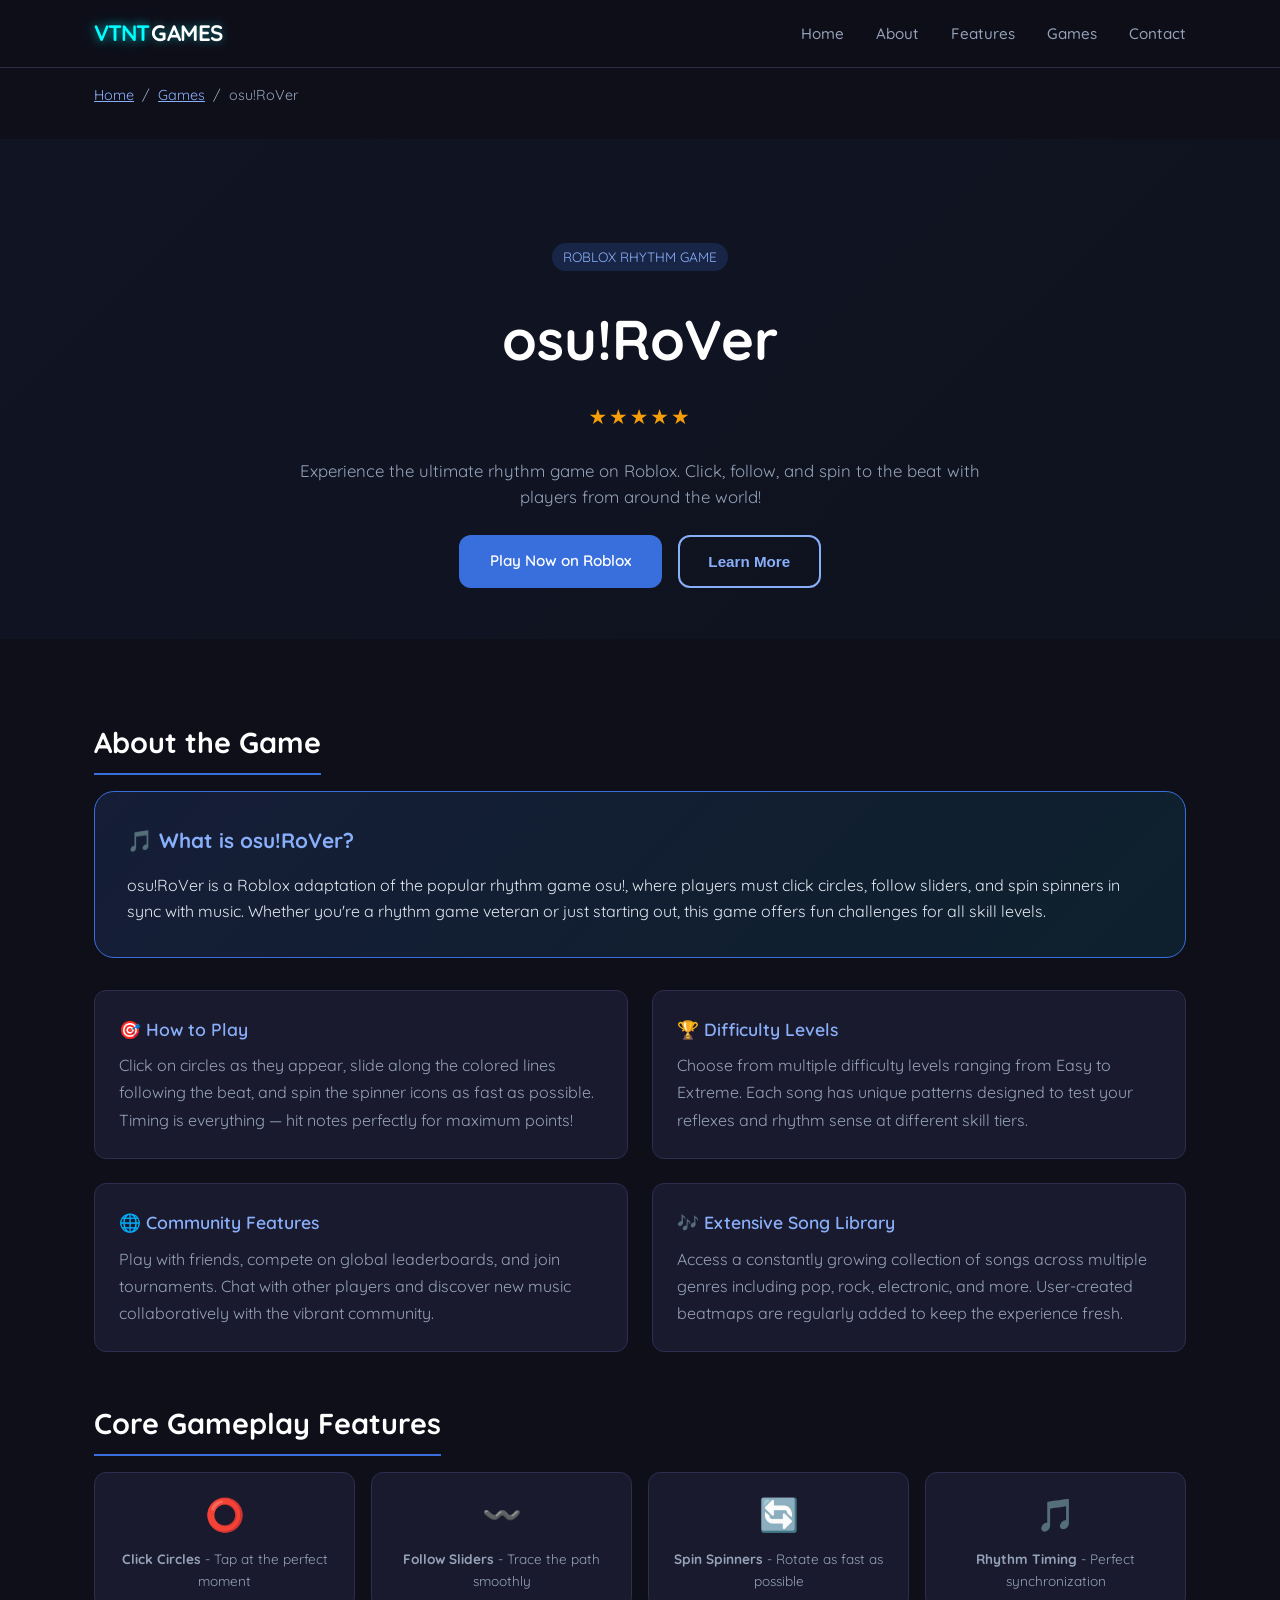
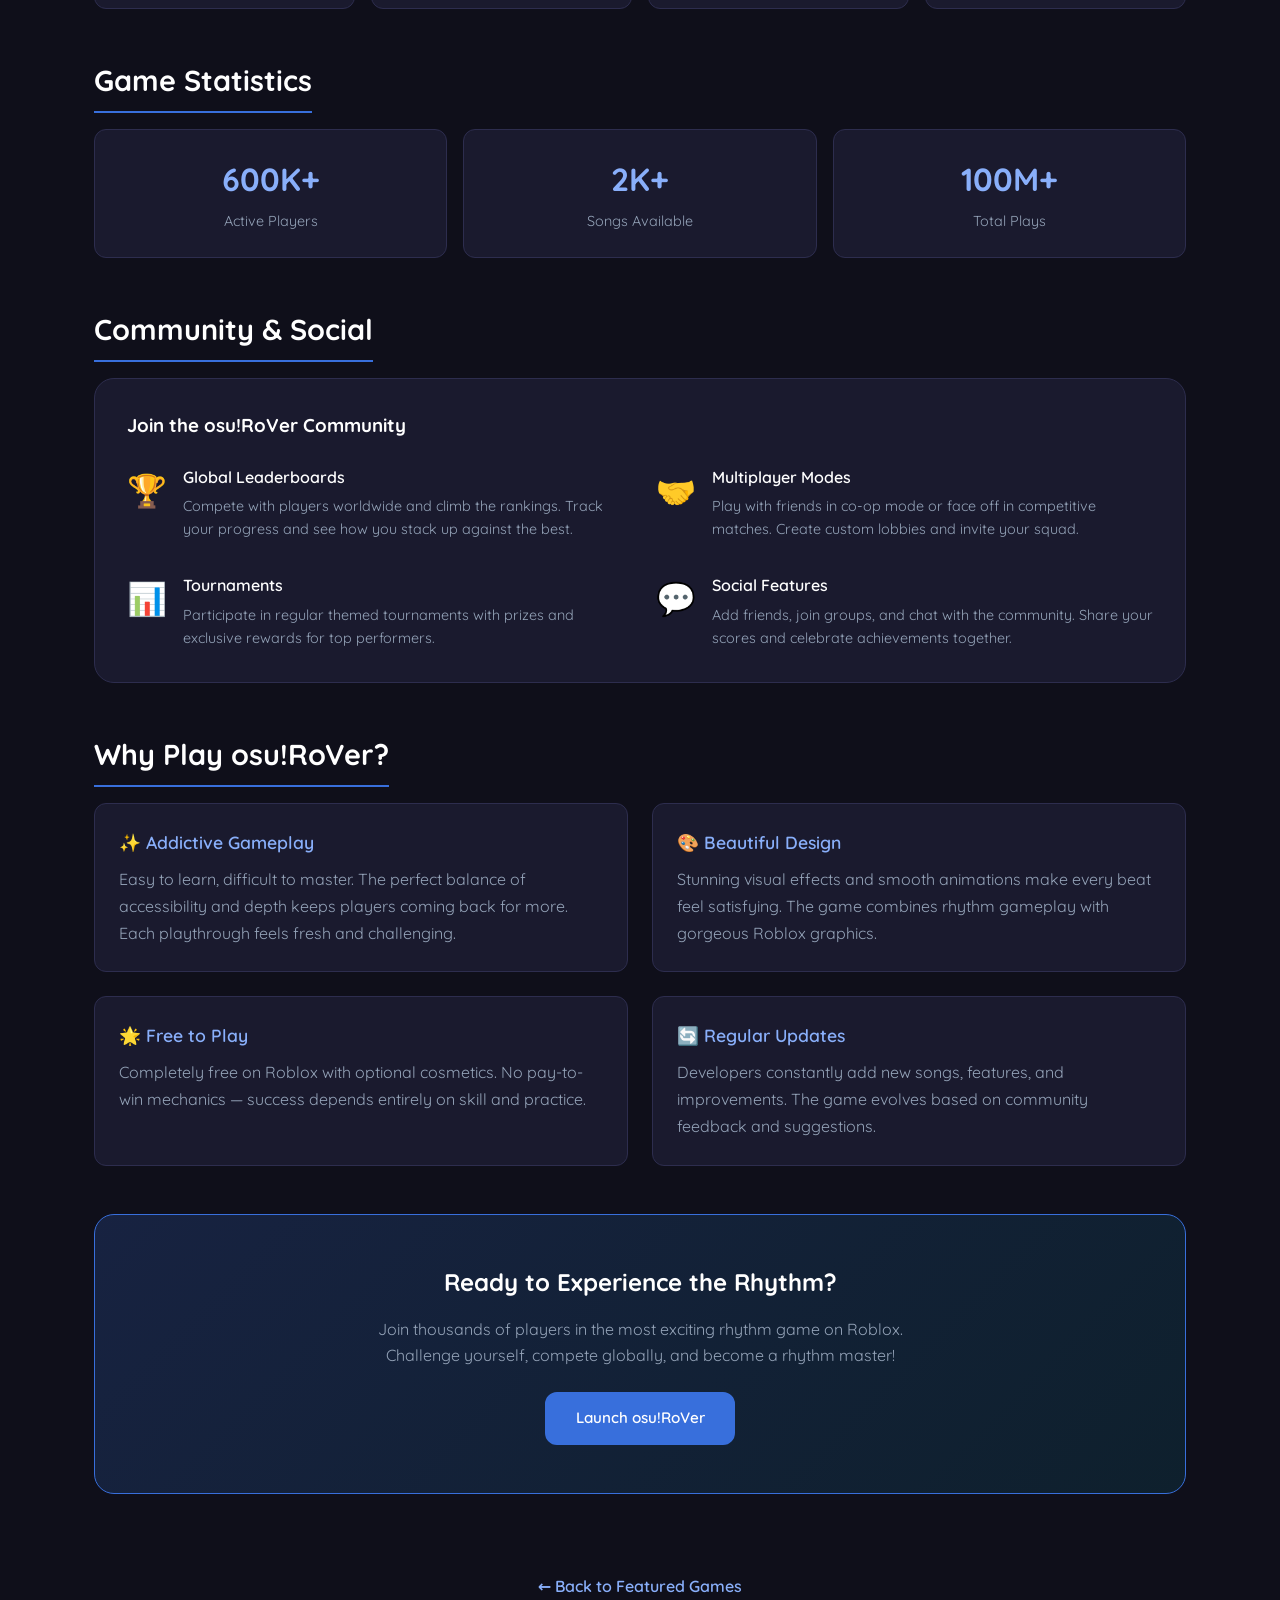
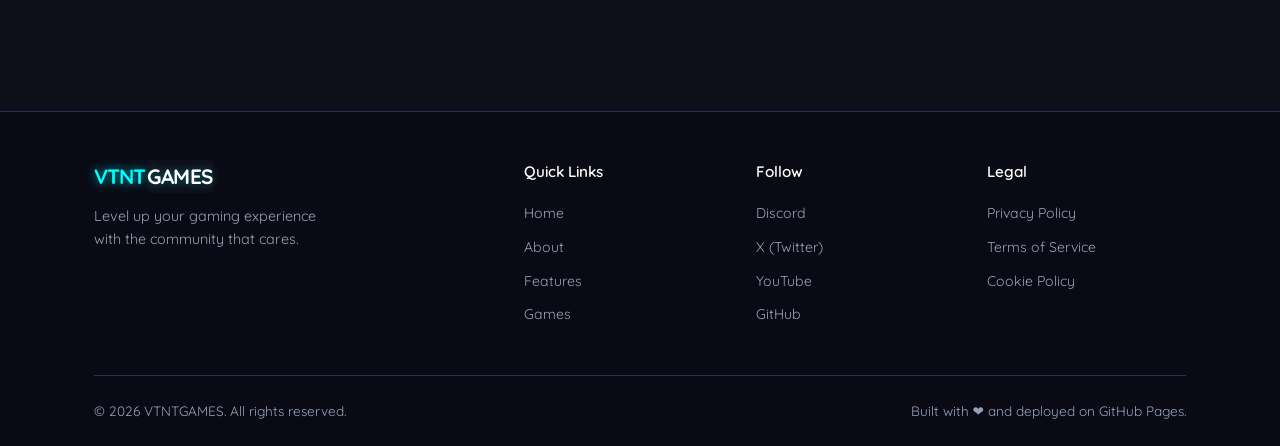
<file: game-detail.html>
<!DOCTYPE html>
<html lang="en">
<head>
  <meta charset="UTF-8" />
  <meta name="viewport" content="width=device-width, initial-scale=1.0" />
  <meta name="description" content="osu!RoVer - A rhythm game experience on Roblox" />
  <title>osu!RoVer - VTNTGAMES</title>
  <link rel="stylesheet" href="style.css" />
  <style>
    .game-detail-hero {
      min-height: 500px;
      display: flex;
      align-items: center;
      justify-content: center;
      text-align: center;
      padding: calc(var(--nav-height) + 2rem) 1.5rem 3rem;
      background: linear-gradient(135deg, rgba(56, 111, 220, 0.2), rgba(6, 182, 212, 0.1)),
                  url('https://tr.rbxcdn.com/180DAY-72bf4aa9d47f28da53976b21ba6f6298/768/432/Image/Webp/noFilter') center/cover;
      position: relative;
      overflow: hidden;
    }
    .game-detail-hero::before {
      content: '';
      position: absolute;
      inset: 0;
      background: rgba(15, 15, 26, 0.75);
      z-index: 0;
    }
    .game-detail-content { position: relative; z-index: 1; max-width: 720px; }
    .game-detail-content h1 { font-size: clamp(2.2rem, 5vw, 3.5rem); font-weight: 800; margin-bottom: 1rem; color: #fff; }
    .game-detail-content .game-tag { margin-bottom: 1.5rem; font-size: 0.85rem; display: inline-block; }
    .game-detail-rating { font-size: 1.3rem; letter-spacing: 2px; color: #f59e0b; margin-bottom: 1.5rem; }
    
    .detail-header-actions { display: flex; gap: 1rem; justify-content: center; flex-wrap: wrap; margin-top: 1.5rem; }
    
    .detail-section { margin-bottom: 3rem; }
    .detail-section h2 {
      font-size: 1.8rem;
      font-weight: 700;
      color: #fff;
      margin-bottom: 1rem;
      border-bottom: 2px solid var(--primary);
      padding-bottom: 0.5rem;
      display: inline-block;
    }
    .detail-grid { display: grid; grid-template-columns: repeat(2, 1fr); gap: 1.5rem; margin-bottom: 2rem; }
    .detail-card {
      background: var(--bg-card);
      border: 1px solid var(--border);
      border-radius: var(--radius);
      padding: 1.5rem;
    }
    .detail-card h3 { font-size: 1.1rem; font-weight: 600; color: var(--primary-light); margin-bottom: 0.6rem; }
    .detail-card p { color: var(--text-muted); line-height: 1.7; }
    
    .detail-spotlight {
      background: linear-gradient(135deg, rgba(56, 111, 220, 0.15), rgba(6, 182, 212, 0.1));
      border: 1px solid var(--primary);
      border-radius: var(--radius-lg);
      padding: 2rem;
      margin-bottom: 2rem;
    }
    .detail-spotlight h3 { color: var(--primary-light); font-size: 1.3rem; margin-bottom: 1rem; }
    
    .gameplay-features {
      display: grid;
      grid-template-columns: repeat(4, 1fr);
      gap: 1rem;
      margin-bottom: 2rem;
    }
    .feature-item {
      background: var(--bg-card);
      border: 1px solid var(--border);
      border-radius: var(--radius);
      padding: 1rem;
      text-align: center;
      transition: all var(--transition);
    }
    .feature-item:hover { border-color: var(--primary); transform: translateY(-2px); }
    .feature-item .icon { font-size: 2rem; margin-bottom: 0.5rem; }
    .feature-item p { font-size: 0.85rem; color: var(--text-muted); }
    
    .stats-row {
      display: grid;
      grid-template-columns: repeat(3, 1fr);
      gap: 1rem;
      margin-bottom: 2rem;
    }
    .stat-box {
      background: var(--bg-card);
      border: 1px solid var(--border);
      border-radius: var(--radius);
      padding: 1.5rem;
      text-align: center;
    }
    .stat-box .number { font-size: 2rem; font-weight: 800; color: var(--primary-light); margin-bottom: 0.3rem; }
    .stat-box .label { color: var(--text-muted); font-size: 0.9rem; }
    
    .community-section {
      background: var(--bg-card);
      border: 1px solid var(--border);
      border-radius: var(--radius-lg);
      padding: 2rem;
      margin-bottom: 2rem;
    }
    .community-grid { display: grid; grid-template-columns: repeat(2, 1fr); gap: 2rem; margin-top: 1.5rem; }
    .community-item { display: flex; gap: 1rem; }
    .community-item .icon { font-size: 2rem; flex-shrink: 0; }
    .community-item h4 { color: #fff; font-size: 1rem; font-weight: 600; margin-bottom: 0.3rem; }
    .community-item p { color: var(--text-muted); font-size: 0.9rem; }
    
    .cta-section {
      background: linear-gradient(135deg, rgba(56, 111, 220, 0.2), rgba(6, 182, 212, 0.1));
      border: 1px solid var(--primary);
      border-radius: var(--radius-lg);
      padding: 3rem 2rem;
      text-align: center;
      margin-bottom: 3rem;
    }
    .cta-section h2 { color: #fff; margin-bottom: 1rem; }
    .cta-section p { color: var(--text-muted); margin-bottom: 1.5rem; max-width: 550px; margin-left: auto; margin-right: auto; }
    
    .breadcrumb {
      display: flex;
      gap: 0.5rem;
      margin-bottom: 2rem;
      color: var(--text-muted);
      font-size: 0.9rem;
    }
    .breadcrumb a { color: var(--primary-light); text-decoration: underline; cursor: pointer; }
    .breadcrumb a:hover { color: #fff; }
    
    @media (max-width: 768px) {
      .detail-grid { grid-template-columns: 1fr; }
      .gameplay-features { grid-template-columns: repeat(2, 1fr); }
      .stats-row { grid-template-columns: 1fr; }
      .community-grid { grid-template-columns: 1fr; }
      .detail-header-actions { flex-direction: column; align-items: center; }
      .game-detail-hero { min-height: 380px; }
    }
  </style>
</head>
<body>

  <!-- NAVBAR -->
  <nav class="navbar" id="navbar">
    <div class="nav-container">
      <a href="index.html" class="nav-logo"><span class="vtnt">VTNT</span><span class="games">GAMES</span></a>
      <button class="nav-toggle" id="navToggle" aria-label="Toggle navigation">
        <span></span><span></span><span></span>
      </button>
      <ul class="nav-links" id="navLinks">
        <li><a href="index.html#home">Home</a></li>
        <li><a href="index.html#about">About</a></li>
        <li><a href="index.html#features">Features</a></li>
        <li><a href="index.html#games">Games</a></li>
        <li><a href="index.html#contact">Contact</a></li>
      </ul>
    </div>
  </nav>

  <!-- BREADCRUMB -->
  <div class="container" style="padding-top: calc(var(--nav-height) + 1rem);">
    <div class="breadcrumb">
      <a href="index.html">Home</a>
      <span>/</span>
      <a href="index.html#games">Games</a>
      <span>/</span>
      <span>osu!RoVer</span>
    </div>
  </div>

  <!-- HERO -->
  <section class="game-detail-hero">
    <div class="game-detail-content">
      <span class="game-tag">ROBLOX RHYTHM GAME</span>
      <h1>osu!RoVer</h1>
      <div class="game-detail-rating">★★★★★</div>
      <p style="font-size: 1.05rem; color: var(--text-muted); margin-bottom: 1.5rem;">
        Experience the ultimate rhythm game on Roblox. Click, follow, and spin to the beat with players from around the world!
      </p>
      <div class="detail-header-actions">
        <a href="https://www.roblox.com/games/7216838953/osu-RoVer" target="_blank" rel="noopener noreferrer" class="btn btn-primary">Play Now on Roblox</a>
        <button class="btn btn-outline" onclick="document.getElementById('about-game').scrollIntoView({behavior: 'smooth'});">Learn More</button>
      </div>
    </div>
  </section>

  <!-- MAIN CONTENT -->
  <main class="section" style="background: var(--bg);">
    <div class="container">

      <!-- ABOUT GAME -->
      <div id="about-game" class="detail-section">
        <h2>About the Game</h2>
        <div class="detail-spotlight">
          <h3>🎵 What is osu!RoVer?</h3>
          <p>
            osu!RoVer is a Roblox adaptation of the popular rhythm game osu!, where players must click circles, follow sliders, and spin spinners in sync with music. 
            Whether you're a rhythm game veteran or just starting out, this game offers fun challenges for all skill levels.
          </p>
        </div>
        <div class="detail-grid">
          <div class="detail-card">
            <h3>🎯 How to Play</h3>
            <p>
              Click on circles as they appear, slide along the colored lines following the beat, and spin the spinner icons as fast as possible. 
              Timing is everything — hit notes perfectly for maximum points!
            </p>
          </div>
          <div class="detail-card">
            <h3>🏆 Difficulty Levels</h3>
            <p>
              Choose from multiple difficulty levels ranging from Easy to Extreme. Each song has unique patterns designed to test your reflexes and rhythm sense 
              at different skill tiers.
            </p>
          </div>
          <div class="detail-card">
            <h3>🌐 Community Features</h3>
            <p>
              Play with friends, compete on global leaderboards, and join tournaments. Chat with other players and discover new music collaboratively 
              with the vibrant community.
            </p>
          </div>
          <div class="detail-card">
            <h3>🎶 Extensive Song Library</h3>
            <p>
              Access a constantly growing collection of songs across multiple genres including pop, rock, electronic, and more. User-created beatmaps 
              are regularly added to keep the experience fresh.
            </p>
          </div>
        </div>
      </div>

      <!-- GAMEPLAY FEATURES -->
      <div class="detail-section">
        <h2>Core Gameplay Features</h2>
        <div class="gameplay-features">
          <div class="feature-item">
            <div class="icon">⭕</div>
            <p><strong>Click Circles</strong> - Tap at the perfect moment</p>
          </div>
          <div class="feature-item">
            <div class="icon">〰️</div>
            <p><strong>Follow Sliders</strong> - Trace the path smoothly</p>
          </div>
          <div class="feature-item">
            <div class="icon">🔄</div>
            <p><strong>Spin Spinners</strong> - Rotate as fast as possible</p>
          </div>
          <div class="feature-item">
            <div class="icon">🎵</div>
            <p><strong>Rhythm Timing</strong> - Perfect synchronization</p>
          </div>
        </div>
      </div>

      <!-- GAME STATS -->
      <div class="detail-section">
        <h2>Game Statistics</h2>
        <div class="stats-row">
          <div class="stat-box">
            <div class="number">600K+</div>
            <div class="label">Active Players</div>
          </div>
          <div class="stat-box">
            <div class="number">2K+</div>
            <div class="label">Songs Available</div>
          </div>
          <div class="stat-box">
            <div class="number">100M+</div>
            <div class="label">Total Plays</div>
          </div>
        </div>
      </div>

      <!-- COMMUNITY -->
      <div class="detail-section">
        <h2>Community & Social</h2>
        <div class="community-section">
          <h3 style="color: #fff; margin: 0 0 1rem 0;">Join the osu!RoVer Community</h3>
          <div class="community-grid">
            <div class="community-item">
              <div class="icon">🏆</div>
              <div>
                <h4>Global Leaderboards</h4>
                <p>Compete with players worldwide and climb the rankings. Track your progress and see how you stack up against the best.</p>
              </div>
            </div>
            <div class="community-item">
              <div class="icon">🤝</div>
              <div>
                <h4>Multiplayer Modes</h4>
                <p>Play with friends in co-op mode or face off in competitive matches. Create custom lobbies and invite your squad.</p>
              </div>
            </div>
            <div class="community-item">
              <div class="icon">📊</div>
              <div>
                <h4>Tournaments</h4>
                <p>Participate in regular themed tournaments with prizes and exclusive rewards for top performers.</p>
              </div>
            </div>
            <div class="community-item">
              <div class="icon">💬</div>
              <div>
                <h4>Social Features</h4>
                <p>Add friends, join groups, and chat with the community. Share your scores and celebrate achievements together.</p>
              </div>
            </div>
          </div>
        </div>
      </div>

      <!-- WHY PLAY -->
      <div class="detail-section">
        <h2>Why Play osu!RoVer?</h2>
        <div class="detail-grid">
          <div class="detail-card">
            <h3>✨ Addictive Gameplay</h3>
            <p>
              Easy to learn, difficult to master. The perfect balance of accessibility and depth keeps players coming back for more. 
              Each playthrough feels fresh and challenging.
            </p>
          </div>
          <div class="detail-card">
            <h3>🎨 Beautiful Design</h3>
            <p>
              Stunning visual effects and smooth animations make every beat feel satisfying. 
              The game combines rhythm gameplay with gorgeous Roblox graphics.
            </p>
          </div>
          <div class="detail-card">
            <h3>🌟 Free to Play</h3>
            <p>
              Completely free on Roblox with optional cosmetics. No pay-to-win mechanics — success depends entirely on skill and practice.
            </p>
          </div>
          <div class="detail-card">
            <h3>🔄 Regular Updates</h3>
            <p>
              Developers constantly add new songs, features, and improvements. The game evolves based on community feedback and suggestions.
            </p>
          </div>
        </div>
      </div>

      <!-- CTA -->
      <div class="cta-section">
        <h2>Ready to Experience the Rhythm?</h2>
        <p>
          Join thousands of players in the most exciting rhythm game on Roblox. 
          Challenge yourself, compete globally, and become a rhythm master!
        </p>
        <a href="https://www.roblox.com/games/7216838953/osu-RoVer" target="_blank" rel="noopener noreferrer" class="btn btn-primary">Launch osu!RoVer</a>
      </div>

      <!-- BACK LINK -->
      <div style="text-align: center; padding: 2rem 0;">
        <a href="index.html#games" style="color: var(--primary-light); font-weight: 600; transition: color var(--transition);" 
           onmouseover="this.style.color='#fff'" onmouseout="this.style.color='var(--primary-light)'">← Back to Featured Games</a>
      </div>

    </div>
  </main>

  <!-- FOOTER -->
  <footer class="footer">
    <div class="container">
      <div class="footer-grid">
        <div class="footer-brand">
          <a href="index.html" class="nav-logo"><span class="vtnt">VTNT</span><span class="games">GAMES</span></a>
          <p>Level up your gaming experience with the community that cares.</p>
        </div>
        <div class="footer-links">
          <h4>Quick Links</h4>
          <ul>
            <li><a href="index.html">Home</a></li>
            <li><a href="index.html#about">About</a></li>
            <li><a href="index.html#features">Features</a></li>
            <li><a href="index.html#games">Games</a></li>
          </ul>
        </div>
        <div class="footer-links">
          <h4>Follow</h4>
          <ul>
            <li><a href="https://discord.gg/hKGx3wjv8B" target="_blank" rel="noopener noreferrer">Discord</a></li>
            <li><a href="https://x.com/VtntGaming" target="_blank" rel="noopener noreferrer">X (Twitter)</a></li>
            <li><a href="https://www.youtube.com/@vtntgaming" target="_blank" rel="noopener noreferrer">YouTube</a></li>
            <li><a href="https://github.com/VtntGaming" target="_blank" rel="noopener noreferrer">GitHub</a></li>
          </ul>
        </div>
        <div class="footer-links">
          <h4>Legal</h4>
          <ul>
            <li><a href="#">Privacy Policy</a></li>
            <li><a href="#">Terms of Service</a></li>
            <li><a href="#">Cookie Policy</a></li>
          </ul>
        </div>
      </div>
      <div class="footer-bottom">
        <p>&copy; 2026 VTNTGAMES. All rights reserved.</p>
        <p>Built with ❤️ and deployed on GitHub Pages.</p>
      </div>
    </div>
  </footer>

  <!-- BACK TO TOP -->
  <button class="back-to-top" id="backToTop" aria-label="Back to top">↑</button>

  <script src="script.js"></script>
</body>
</html>
</file>
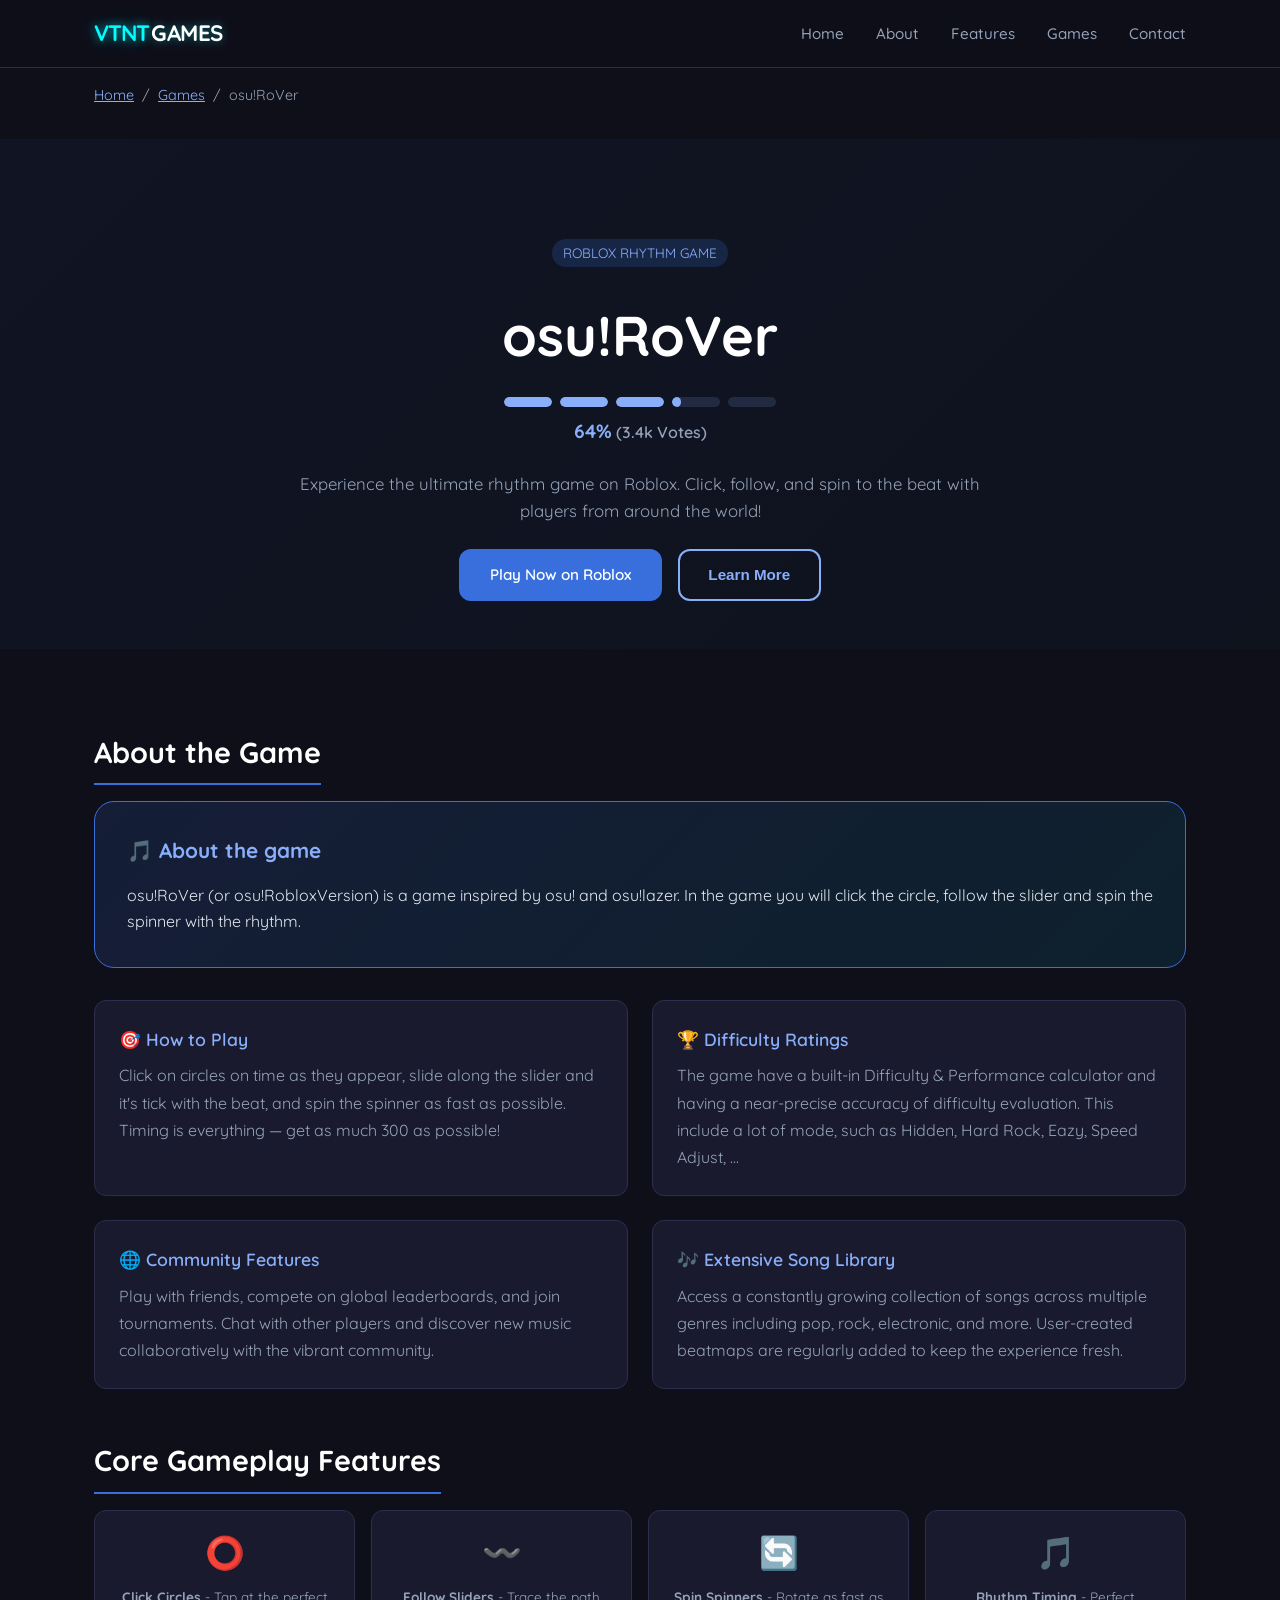
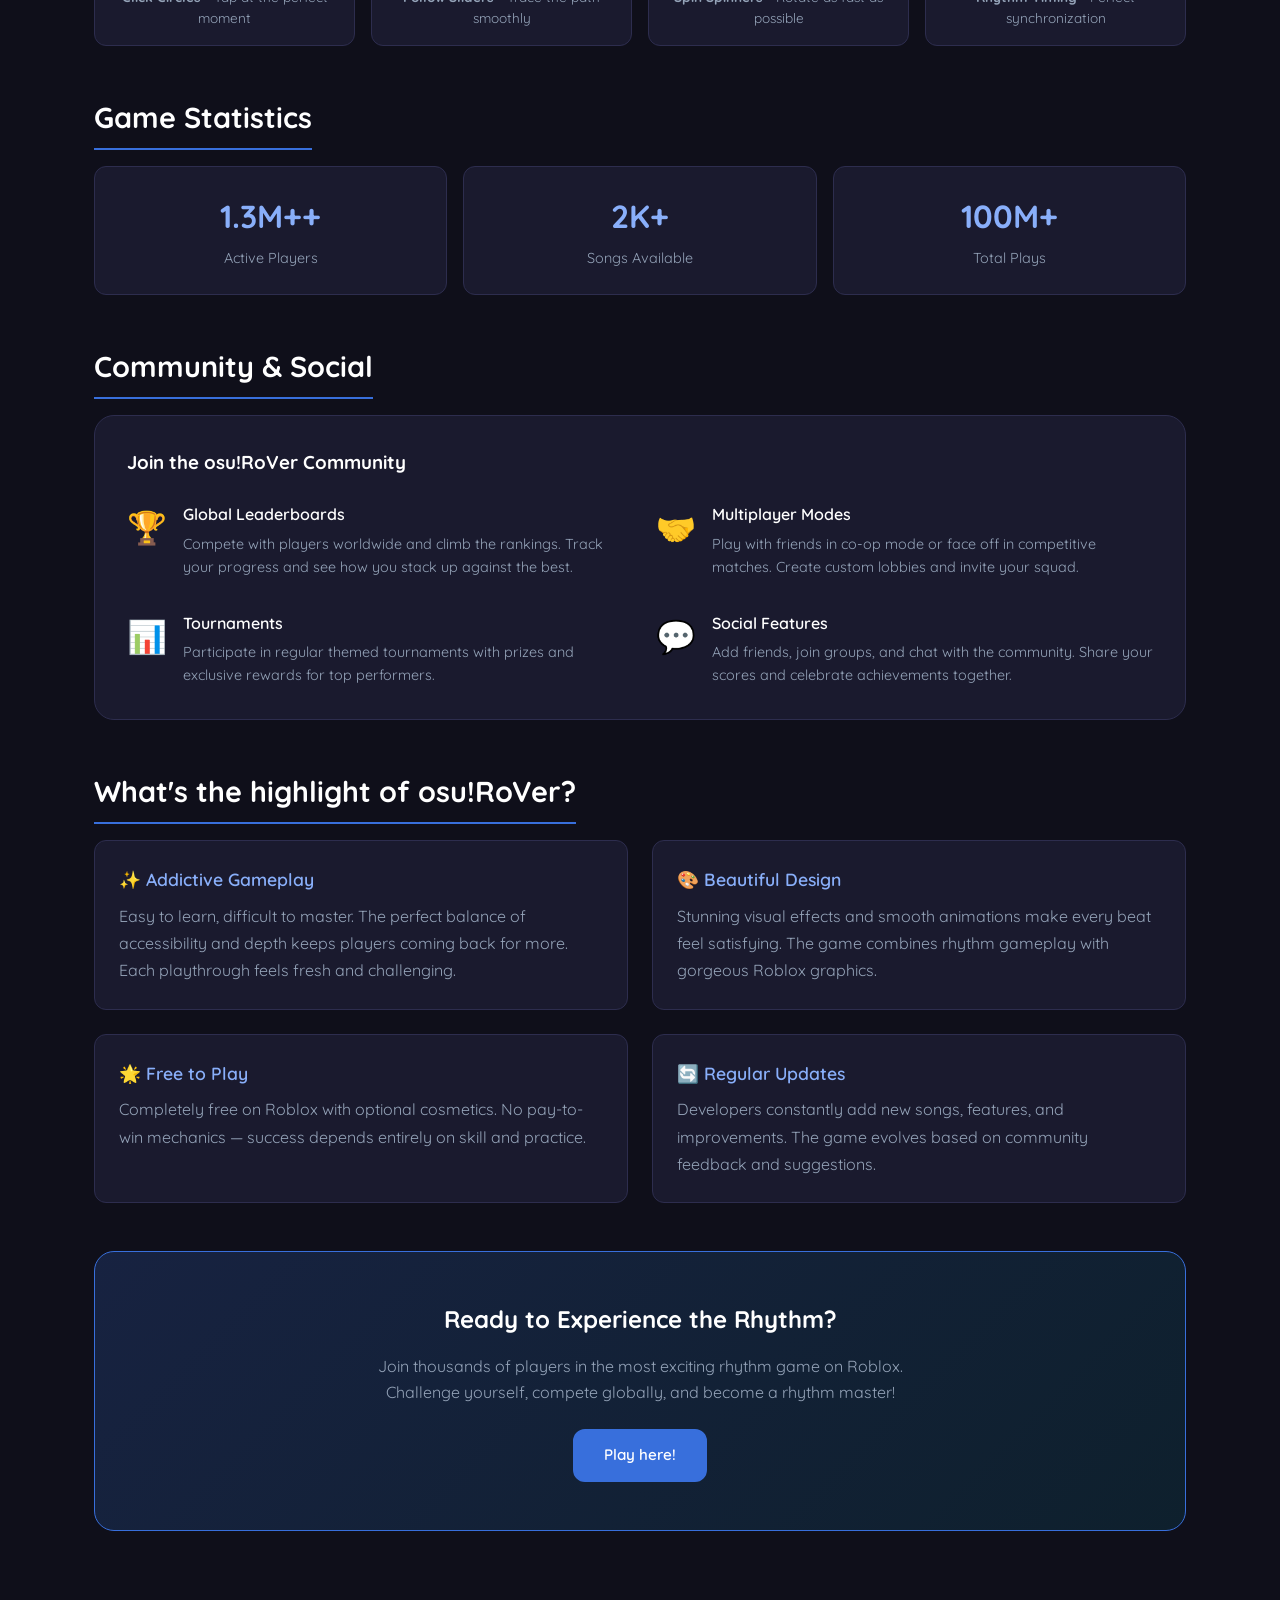
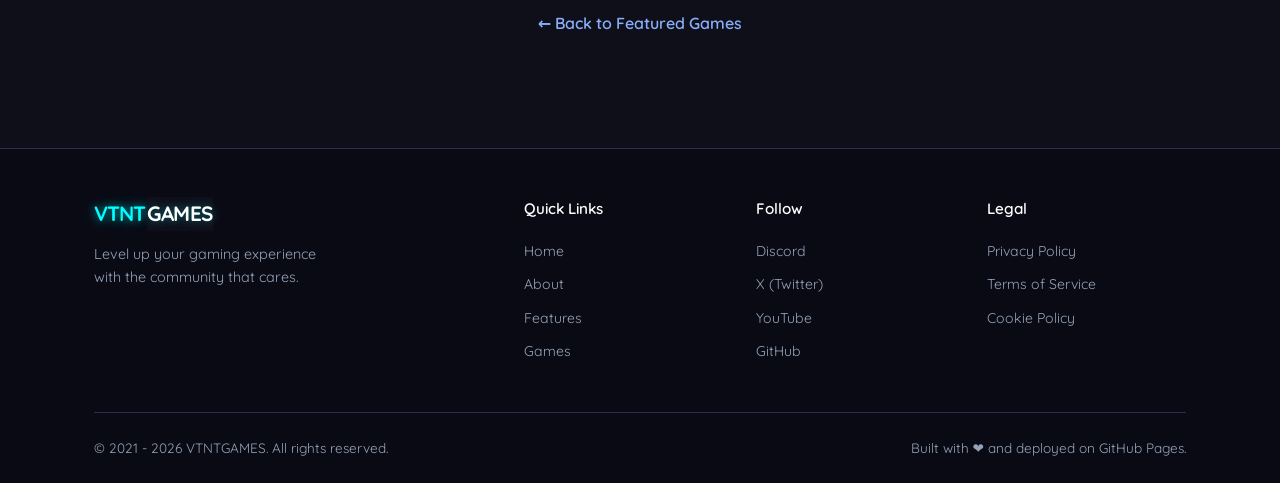
<file: VtntGames/OsuRoVer.html>
<!DOCTYPE html>
<html lang="en">
<head>
  <meta charset="UTF-8" />
  <meta name="viewport" content="width=device-width, initial-scale=1.0" />
  <meta name="description" content="osu!RoVer - A rhythm game experience on Roblox" />
  <title>osu!RoVer - VTNTGAMES</title>
  <link rel="stylesheet" href="../../style.css" />
  <style>
    .game-detail-hero {
      min-height: 500px;
      display: flex;
      align-items: center;
      justify-content: center;
      text-align: center;
      padding: calc(var(--nav-height) + 2rem) 1.5rem 3rem;
      background: linear-gradient(135deg, rgba(56, 111, 220, 0.2), rgba(6, 182, 212, 0.1)),
                  url('https://tr.rbxcdn.com/180DAY-72bf4aa9d47f28da53976b21ba6f6298/768/432/Image/Webp/noFilter') center/cover;
      position: relative;
      overflow: hidden;
    }
    .game-detail-hero::before {
      content: '';
      position: absolute;
      inset: 0;
      background: rgba(15, 15, 26, 0.75);
      z-index: 0;
    }
    .game-detail-content { position: relative; z-index: 1; max-width: 720px; }
    .game-detail-content h1 { font-size: clamp(2.2rem, 5vw, 3.5rem); font-weight: 800; margin-bottom: 1rem; color: #fff; }
    .game-detail-content .game-tag { margin-bottom: 1.5rem; font-size: 0.85rem; display: inline-block; }
    .game-detail-rating { font-size: 1.3rem; letter-spacing: 2px; color: #f59e0b; margin-bottom: 1.5rem; }

    .rating-bars { display: flex; align-items: center; justify-content: center; gap: 0.5rem; margin-bottom: 0.6rem; }
    .rating-bar { width: 48px; height: 10px; background: rgba(137, 175, 250, 0.15); border-radius: 5px; overflow: hidden; position: relative; }
    .rating-bar-fill { height: 100%; background: #89affa; border-radius: 5px; transition: width 0.6s ease; }
    .rating-text { font-size: 1rem; color: var(--text-muted); font-weight: 600; letter-spacing: 0; }
    .rating-text .rating-pct { color: #89affa; font-size: 1.2rem; font-weight: 700; }
    
    .detail-header-actions { display: flex; gap: 1rem; justify-content: center; flex-wrap: wrap; margin-top: 1.5rem; }
    
    .detail-section { margin-bottom: 3rem; }
    .detail-section h2 {
      font-size: 1.8rem;
      font-weight: 700;
      color: #fff;
      margin-bottom: 1rem;
      border-bottom: 2px solid var(--primary);
      padding-bottom: 0.5rem;
      display: inline-block;
    }
    .detail-grid { display: grid; grid-template-columns: repeat(2, 1fr); gap: 1.5rem; margin-bottom: 2rem; }
    .detail-card {
      background: var(--bg-card);
      border: 1px solid var(--border);
      border-radius: var(--radius);
      padding: 1.5rem;
    }
    .detail-card h3 { font-size: 1.1rem; font-weight: 600; color: var(--primary-light); margin-bottom: 0.6rem; }
    .detail-card p { color: var(--text-muted); line-height: 1.7; }
    
    .detail-spotlight {
      background: linear-gradient(135deg, rgba(56, 111, 220, 0.15), rgba(6, 182, 212, 0.1));
      border: 1px solid var(--primary);
      border-radius: var(--radius-lg);
      padding: 2rem;
      margin-bottom: 2rem;
    }
    .detail-spotlight h3 { color: var(--primary-light); font-size: 1.3rem; margin-bottom: 1rem; }
    
    .gameplay-features {
      display: grid;
      grid-template-columns: repeat(4, 1fr);
      gap: 1rem;
      margin-bottom: 2rem;
    }
    .feature-item {
      background: var(--bg-card);
      border: 1px solid var(--border);
      border-radius: var(--radius);
      padding: 1rem;
      text-align: center;
      transition: all var(--transition);
    }
    .feature-item:hover { border-color: var(--primary); transform: translateY(-2px); }
    .feature-item .icon { font-size: 2rem; margin-bottom: 0.5rem; }
    .feature-item p { font-size: 0.85rem; color: var(--text-muted); }
    
    .stats-row {
      display: grid;
      grid-template-columns: repeat(3, 1fr);
      gap: 1rem;
      margin-bottom: 2rem;
    } 
    .stat-box {
      background: var(--bg-card);
      border: 1px solid var(--border);
      border-radius: var(--radius);
      padding: 1.5rem;
      text-align: center;
    }
    .stat-box .number { font-size: 2rem; font-weight: 800; color: var(--primary-light); margin-bottom: 0.3rem; }
    .stat-box .label { color: var(--text-muted); font-size: 0.9rem; }
    
    .community-section {
      background: var(--bg-card);
      border: 1px solid var(--border);
      border-radius: var(--radius-lg);
      padding: 2rem;
      margin-bottom: 2rem;
    }
    .community-grid { display: grid; grid-template-columns: repeat(2, 1fr); gap: 2rem; margin-top: 1.5rem; }
    .community-item { display: flex; gap: 1rem; }
    .community-item .icon { font-size: 2rem; flex-shrink: 0; }
    .community-item h4 { color: #fff; font-size: 1rem; font-weight: 600; margin-bottom: 0.3rem; }
    .community-item p { color: var(--text-muted); font-size: 0.9rem; }
    
    .cta-section {
      background: linear-gradient(135deg, rgba(56, 111, 220, 0.2), rgba(6, 182, 212, 0.1));
      border: 1px solid var(--primary);
      border-radius: var(--radius-lg);
      padding: 3rem 2rem;
      text-align: center;
      margin-bottom: 3rem;
    }
    .cta-section h2 { color: #fff; margin-bottom: 1rem; }
    .cta-section p { color: var(--text-muted); margin-bottom: 1.5rem; max-width: 550px; margin-left: auto; margin-right: auto; }
    
    .breadcrumb {
      display: flex;
      gap: 0.5rem;
      margin-bottom: 2rem;
      color: var(--text-muted);
      font-size: 0.9rem;
    }
    .breadcrumb a { color: var(--primary-light); text-decoration: underline; cursor: pointer; }
    .breadcrumb a:hover { color: #fff; }
    
    @media (max-width: 768px) {
      .detail-grid { grid-template-columns: 1fr; }
      .gameplay-features { grid-template-columns: repeat(2, 1fr); }
      .stats-row { grid-template-columns: 1fr; }
      .community-grid { grid-template-columns: 1fr; }
      .detail-header-actions { flex-direction: column; align-items: center; }
      .game-detail-hero { min-height: 380px; }
    }
  </style>
</head>
<body>

  <div id="navbar-placeholder"></div>

  <!-- BREADCRUMB -->
  <div class="container" style="padding-top: calc(var(--nav-height) + 1rem);">
    <div class="breadcrumb">
      <a href="../index.html">Home</a>
      <span>/</span>
      <a href="../index.html#games">Games</a>
      <span>/</span>
      <span>osu!RoVer</span>
    </div>
  </div>

  <!-- HERO -->
  <section class="game-detail-hero">
    <div class="game-detail-content">
      <span class="game-tag">ROBLOX RHYTHM GAME</span>
      <h1>osu!RoVer</h1>
      <div class="game-detail-rating">
        <div class="rating-bars">
          <div class="rating-bar"><div class="rating-bar-fill" style="width:100%"></div></div>
          <div class="rating-bar"><div class="rating-bar-fill" style="width:100%"></div></div>
          <div class="rating-bar"><div class="rating-bar-fill" style="width:100%"></div></div>
          <div class="rating-bar"><div class="rating-bar-fill" style="width:19%"></div></div>
          <div class="rating-bar"><div class="rating-bar-fill" style="width:0%"></div></div>
        </div>
        <div class="rating-text"><span class="rating-pct">64%</span> (3.4k Votes)</div>
      </div>
      <p style="font-size: 1.05rem; color: var(--text-muted); margin-bottom: 1.5rem;">
        Experience the ultimate rhythm game on Roblox. Click, follow, and spin to the beat with players from around the world!
      </p>
      <div class="detail-header-actions">
        <a href="https://www.roblox.com/games/7216838953/osu-RoVer" target="_blank" rel="noopener noreferrer" class="btn btn-primary">Play Now on Roblox</a>
        <button class="btn btn-outline" onclick="document.getElementById('about-game').scrollIntoView({behavior: 'smooth'});">Learn More</button>
      </div>
    </div>
  </section>

  <!-- MAIN CONTENT -->
  <main class="section" style="background: var(--bg);">
    <div class="container">

      <!-- ABOUT GAME -->
      <div id="about-game" class="detail-section">
        <h2>About the Game</h2>
        <div class="detail-spotlight">
          <h3>🎵 About the game</h3>
          <p>
            osu!RoVer (or osu!RobloxVersion) is a game inspired by osu! and osu!lazer. In the game you will click the circle, follow the slider and spin the spinner with the rhythm.
          </p>
        </div>
        <div class="detail-grid">
          <div class="detail-card">
            <h3>🎯 How to Play</h3>
            <p>
              Click on circles on time as they appear, slide along the slider and it's tick with the beat, and spin the spinner as fast as possible. 
              Timing is everything — get as much 300 as possible!
            </p>
          </div>
          <div class="detail-card">
            <h3>🏆 Difficulty Ratings</h3>
            <p>
              The game have a built-in Difficulty & Performance calculator and having a near-precise accuracy of difficulty evaluation.
              This include a lot of mode, such as Hidden, Hard Rock, Eazy, Speed Adjust, ...
            </p>
          </div>
          <div class="detail-card">
            <h3>🌐 Community Features</h3>
            <p>
              Play with friends, compete on global leaderboards, and join tournaments. Chat with other players and discover new music collaboratively 
              with the vibrant community.
            </p>
          </div>
          <div class="detail-card">
            <h3>🎶 Extensive Song Library</h3>
            <p>
              Access a constantly growing collection of songs across multiple genres including pop, rock, electronic, and more. User-created beatmaps 
              are regularly added to keep the experience fresh.
            </p>
          </div>
        </div>
      </div>

      <!-- GAMEPLAY FEATURES -->
      <div class="detail-section">
        <h2>Core Gameplay Features</h2>
        <div class="gameplay-features">
          <div class="feature-item">
            <div class="icon">⭕</div>
            <p><strong>Click Circles</strong> - Tap at the perfect moment</p>
          </div>
          <div class="feature-item">
            <div class="icon">〰️</div>
            <p><strong>Follow Sliders</strong> - Trace the path smoothly</p>
          </div>
          <div class="feature-item">
            <div class="icon">🔄</div>
            <p><strong>Spin Spinners</strong> - Rotate as fast as possible</p>
          </div>
          <div class="feature-item">
            <div class="icon">🎵</div>
            <p><strong>Rhythm Timing</strong> - Perfect synchronization</p>
          </div>
        </div>
      </div>

      <!-- GAME STATS -->
      <div class="detail-section">
        <h2>Game Statistics</h2>
        <div class="stats-row">
          <div class="stat-box">
            <div class="number">1.3M++</div>
            <div class="label">Active Players</div>
          </div>
          <div class="stat-box">
            <div class="number">2K+</div>
            <div class="label">Songs Available</div>
          </div>
          <div class="stat-box">
            <div class="number">100M+</div>
            <div class="label">Total Plays</div>
          </div>
        </div>
      </div>

      <!-- COMMUNITY -->
      <div class="detail-section">
        <h2>Community & Social</h2>
        <div class="community-section">
          <h3 style="color: #fff; margin: 0 0 1rem 0;">Join the osu!RoVer Community</h3>
          <div class="community-grid">
            <div class="community-item">
              <div class="icon">🏆</div>
              <div>
                <h4>Global Leaderboards</h4>
                <p>Compete with players worldwide and climb the rankings. Track your progress and see how you stack up against the best.</p>
              </div>
            </div>
            <div class="community-item">
              <div class="icon">🤝</div>
              <div>
                <h4>Multiplayer Modes</h4>
                <p>Play with friends in co-op mode or face off in competitive matches. Create custom lobbies and invite your squad.</p>
              </div>
            </div>
            <div class="community-item">
              <div class="icon">📊</div>
              <div>
                <h4>Tournaments</h4>
                <p>Participate in regular themed tournaments with prizes and exclusive rewards for top performers.</p>
              </div>
            </div>
            <div class="community-item">
              <div class="icon">💬</div>
              <div>
                <h4>Social Features</h4>
                <p>Add friends, join groups, and chat with the community. Share your scores and celebrate achievements together.</p>
              </div>
            </div>
          </div>
        </div>
      </div>

      <!-- WHY PLAY -->
      <div class="detail-section">
        <h2>What's the highlight of osu!RoVer?</h2>
        <div class="detail-grid">
          <div class="detail-card">
            <h3>✨ Addictive Gameplay</h3>
            <p>
              Easy to learn, difficult to master. The perfect balance of accessibility and depth keeps players coming back for more. 
              Each playthrough feels fresh and challenging.
            </p>
          </div>
          <div class="detail-card">
            <h3>🎨 Beautiful Design</h3>
            <p>
              Stunning visual effects and smooth animations make every beat feel satisfying. 
              The game combines rhythm gameplay with gorgeous Roblox graphics.
            </p>
          </div>
          <div class="detail-card">
            <h3>🌟 Free to Play</h3>
            <p>
              Completely free on Roblox with optional cosmetics. No pay-to-win mechanics — success depends entirely on skill and practice.
            </p>
          </div>
          <div class="detail-card">
            <h3>🔄 Regular Updates</h3>
            <p>
              Developers constantly add new songs, features, and improvements. The game evolves based on community feedback and suggestions.
            </p>
          </div>
        </div>
      </div>

      <!-- CTA -->
      <div class="cta-section">
        <h2>Ready to Experience the Rhythm?</h2>
        <p>
          Join thousands of players in the most exciting rhythm game on Roblox. 
          Challenge yourself, compete globally, and become a rhythm master!
        </p>
        <a href="https://www.roblox.com/games/7216838953/osu-RoVer" target="_blank" rel="noopener noreferrer" class="btn btn-primary">Play here!</a>
      </div>

      <!-- BACK LINK -->
      <div style="text-align: center; padding: 2rem 0;">
        <a href="../index.html#games" style="color: var(--primary-light); font-weight: 600; transition: color var(--transition);" 
           onmouseover="this.style.color='#fff'" onmouseout="this.style.color='var(--primary-light)'">← Back to Featured Games</a>
      </div>

    </div>
  </main>

  <div id="footer-placeholder"></div>

  <script src="../components.js"></script>
  <script src="../../script.js"></script>
</body>
</html>
</file>
<file: style.css>
@import url('https://fonts.googleapis.com/css2?family=Quicksand:wght@300;400;500;600;700&display=swap');

/* ================================
   ROOT & RESET
================================ */
:root {
  --primary: #386fdc;
  --primary-dark: #2152b5;
  --primary-light: #89affa;
  --accent: #06b6d4;
  --bg: #0f0f1a;
  --bg-card: #1a1a2e;
  --bg-card2: #16162a;
  --text: #e2e8f0;
  --text-muted: #94a3b8;
  --border: #2d2d4e;
  --success: #10b981;
  --danger: #ef4444;
  --radius: 12px;
  --radius-lg: 20px;
  --shadow: 0 4px 24px rgba(56, 111, 220, 0.15);
  --transition: 0.3s ease;
  --nav-height: 68px;
  --container: 1140px;
}

*, *::before, *::after { box-sizing: border-box; margin: 0; padding: 0; }

html { scroll-behavior: smooth; }

body {
  font-family: 'Quicksand', system-ui, -apple-system, sans-serif;
  background: var(--bg);
  color: var(--text);
  line-height: 1.6;
  overflow-x: hidden;
}

a { color: inherit; text-decoration: none; }
img { max-width: 100%; display: block; }
ul { list-style: none; }

/* ================================
   UTILITY
================================ */
.container { max-width: var(--container); margin: 0 auto; padding: 0 1.5rem; }

.section { padding: 5rem 0; }

.section-header {
  text-align: center;
  margin-bottom: 3rem;
}
.section-header h2 {
  font-size: clamp(1.8rem, 4vw, 2.6rem);
  font-weight: 700;
  background: linear-gradient(135deg, var(--primary-light), var(--accent));
  -webkit-background-clip: text;
  -webkit-text-fill-color: transparent;
  background-clip: text;
  margin-bottom: 0.5rem;
}
.section-header p { color: var(--text-muted); font-size: 1.05rem; }

/* ================================
   BUTTONS
================================ */
.btn {
  display: inline-block;
  padding: 0.75rem 1.8rem;
  border-radius: var(--radius);
  font-weight: 600;
  font-size: 0.95rem;
  cursor: pointer;
  transition: all var(--transition);
  border: 2px solid transparent;
  text-align: center;
  white-space: nowrap;
}
.btn-primary {
  background: var(--primary);
  color: #fff;
  border-color: var(--primary);
}
.btn-primary:hover {
  background: var(--primary-dark);
  border-color: var(--primary-dark);
  transform: translateY(-2px);
  box-shadow: 0 6px 20px rgba(56, 111, 220, 0.4);
}
.btn-outline {
  background: transparent;
  color: var(--primary-light);
  border-color: var(--primary-light);
}
.btn-outline:hover {
  background: var(--primary-light);
  color: #fff;
  transform: translateY(-2px);
}
.btn-full { width: 100%; }

/* ================================
   NAVBAR
================================ */
.navbar {
  position: fixed;
  top: 0; left: 0; right: 0;
  height: var(--nav-height);
  background: rgba(15, 15, 26, 0.85);
  backdrop-filter: blur(12px);
  -webkit-backdrop-filter: blur(12px);
  border-bottom: 1px solid var(--border);
  z-index: 1000;
  transition: background var(--transition);
}
.navbar.scrolled { background: rgba(15, 15, 26, 0.98); }

.nav-container {
  max-width: var(--container);
  margin: 0 auto;
  padding: 0 1.5rem;
  height: 100%;
  display: flex;
  align-items: center;
  justify-content: space-between;
}
.nav-logo {
  font-size: 1.4rem;
  font-weight: 800;
  letter-spacing: -0.5px;
  color: #fff;
  display: inline-flex;
  align-items: center;
  gap: 0.15rem;
}
.nav-logo .vtnt {
  color: #00ffff;
  text-shadow: 0 0 10px rgba(0, 255, 255, 0.6), 0 0 20px rgba(0, 255, 255, 0.3);
  font-weight: 900;
  letter-spacing: -1px;
}
.nav-logo .games {
  color: #ffffff;
  text-shadow: 0 0 10px rgba(0, 255, 255, 0.4);
  font-weight: 800;
  letter-spacing: -0.5px;
}
.nav-logo:hover .vtnt {
  text-shadow: 0 0 15px rgba(0, 255, 255, 0.8), 0 0 30px rgba(0, 255, 255, 0.5);
}
.nav-logo:hover .games {
  text-shadow: 0 0 15px rgba(0, 255, 255, 0.6);
}

.nav-links {
  display: flex;
  gap: 2rem;
  align-items: center;
}
.nav-links a {
  color: var(--text-muted);
  font-size: 0.95rem;
  font-weight: 500;
  transition: color var(--transition);
  position: relative;
}
.nav-links a::after {
  content: '';
  position: absolute;
  bottom: -4px; left: 0;
  width: 0; height: 2px;
  background: var(--primary-light);
  transition: width var(--transition);
}
.nav-links a:hover { color: #fff; }
.nav-links a:hover::after { width: 100%; }

.nav-toggle {
  display: none;
  flex-direction: column;
  gap: 5px;
  background: none;
  border: none;
  cursor: pointer;
  padding: 4px;
}
.nav-toggle span {
  display: block;
  width: 24px; height: 2px;
  background: var(--text);
  border-radius: 4px;
  transition: all var(--transition);
}
.nav-toggle.open span:nth-child(1) { transform: translateY(7px) rotate(45deg); }
.nav-toggle.open span:nth-child(2) { opacity: 0; }
.nav-toggle.open span:nth-child(3) { transform: translateY(-7px) rotate(-45deg); }

/* ================================
   HERO
================================ */
.hero {
  min-height: 100vh;
  display: flex;
  align-items: center;
  justify-content: center;
  text-align: center;
  padding: calc(var(--nav-height) + 3rem) 1.5rem 4rem;
  position: relative;
  background:
    radial-gradient(ellipse 60% 50% at 50% 0%, rgba(56, 111, 220, 0.25) 0%, transparent 70%),
    radial-gradient(ellipse 40% 40% at 80% 50%, rgba(6, 182, 212, 0.1) 0%, transparent 60%),
    var(--bg);
  overflow: hidden;
}
.hero::before {
  content: '';
  position: absolute;
  inset: 0;
  background-image:
    radial-gradient(circle, rgba(56, 111, 220, 0.08) 1px, transparent 1px);
  background-size: 40px 40px;
  pointer-events: none;
}
.hero-content { position: relative; z-index: 1; max-width: 720px; }

.hero-title {
  font-size: clamp(2.2rem, 6vw, 4rem);
  font-weight: 800;
  line-height: 1.15;
  color: #fff;
  margin-bottom: 1.2rem;
}
.hero-title .logo-title {
  display: inline-flex;
  align-items: center;
  gap: 0.25rem;
}
.hero-title .vtnt {
  background: linear-gradient(135deg, #00ffff, #00dddd);
  -webkit-background-clip: text;
  -webkit-text-fill-color: transparent;
  background-clip: text;
  text-shadow: 0 0 30px rgba(0, 255, 255, 0.5);
  filter: drop-shadow(0 0 20px rgba(0, 255, 255, 0.3));
  font-weight: 900;
}
.hero-title .games {
  background: linear-gradient(135deg, #ffffff, #f0f0f0);
  -webkit-background-clip: text;
  -webkit-text-fill-color: transparent;
  background-clip: text;
  text-shadow: 0 0 20px rgba(0, 255, 255, 0.4);
  filter: drop-shadow(0 0 15px rgba(0, 255, 255, 0.2));
}
.hero-subtitle {
  font-size: clamp(1rem, 2vw, 1.2rem);
  color: var(--text-muted);
  margin-bottom: 2rem;
  max-width: 520px;
  margin-left: auto;
  margin-right: auto;
}
.hero-buttons { display: flex; gap: 1rem; justify-content: center; flex-wrap: wrap; }

.hero-badge {
  font-size: 6rem;
  position: absolute;
  right: 8vw;
  top: 50%;
  transform: translateY(-50%);
  opacity: 0.07;
  user-select: none;
  pointer-events: none;
  animation: floatBadge 5s ease-in-out infinite;
}
@keyframes floatBadge {
  0%, 100% { transform: translateY(-50%) rotate(-5deg); }
  50% { transform: translateY(calc(-50% - 18px)) rotate(5deg); }
}

/* ================================
   STATS BANNER
================================ */
.stats-banner {
  background: var(--bg-card);
  border-top: 1px solid var(--border);
  border-bottom: 1px solid var(--border);
  padding: 2.5rem 1.5rem;
  display: grid;
  grid-template-columns: repeat(4, 1fr);
  text-align: center;
  gap: 1rem;
}
.stat-item { padding: 0.5rem; }
.stat-item .stat-number {
  font-size: clamp(1.8rem, 4vw, 2.8rem);
  font-weight: 800;
  background: linear-gradient(135deg, var(--primary-light), var(--accent));
  -webkit-background-clip: text;
  -webkit-text-fill-color: transparent;
  background-clip: text;
}
.stat-item span { font-size: 1.4rem; font-weight: 700; color: var(--primary-light); }
.stat-item p { color: var(--text-muted); font-size: 0.9rem; margin-top: 0.25rem; }

/* ================================
   ABOUT
================================ */
.about { background: var(--bg); }
.about-grid {
  display: grid;
  grid-template-columns: 1fr 1fr;
  gap: 3rem;
  align-items: center;
}
.about-text h3 {
  font-size: 1.8rem;
  font-weight: 700;
  color: #fff;
  margin-bottom: 1rem;
}
.about-text p { color: var(--text-muted); margin-bottom: 0.75rem; }

.about-cards {
  display: grid;
  grid-template-columns: 1fr 1fr;
  gap: 1rem;
}
.about-card {
  background: var(--bg-card);
  border: 1px solid var(--border);
  border-radius: var(--radius);
  padding: 1.25rem;
  transition: transform var(--transition), border-color var(--transition);
}
.about-card:hover { transform: translateY(-4px); border-color: var(--primary); }
.about-icon { font-size: 1.8rem; margin-bottom: 0.5rem; }
.about-card h4 { font-size: 1rem; font-weight: 600; color: #fff; margin-bottom: 0.4rem; }
.about-card p { font-size: 0.87rem; color: var(--text-muted); }

/* ================================
   FEATURES
================================ */
.features { background: var(--bg-card2); }
.features-grid {
  display: grid;
  grid-template-columns: repeat(3, 1fr);
  gap: 1.5rem;
}
.feature-card {
  background: var(--bg-card);
  border: 1px solid var(--border);
  border-radius: var(--radius-lg);
  padding: 2rem 1.5rem;
  text-align: center;
  transition: all var(--transition);
  cursor: default;
}
.feature-card:hover {
  transform: translateY(-6px);
  border-color: var(--primary);
  box-shadow: var(--shadow);
}
.feature-icon { font-size: 2.5rem; margin-bottom: 1rem; }
.feature-card h3 { font-size: 1.1rem; font-weight: 600; color: #fff; margin-bottom: 0.6rem; }
.feature-card p { color: var(--text-muted); font-size: 0.9rem; }

/* ================================
   GAMES
================================ */
.games { background: var(--bg); }
.games-grid {
  display: grid;
  grid-template-columns: repeat(3, 1fr);
  gap: 1.5rem;
}
.games-grid.games-single {
  grid-template-columns: 1fr;
  max-width: 600px;
  margin: 0 auto;
}
.game-card {
  background: var(--bg-card);
  border: 1px solid var(--border);
  border-radius: var(--radius-lg);
  overflow: hidden;
  transition: all var(--transition);
}
.game-card:hover { transform: translateY(-6px); border-color: var(--primary); box-shadow: var(--shadow); }
.game-card.featured-game {
  border-color: var(--primary);
  box-shadow: 0 0 20px rgba(56, 111, 220, 0.2);
}

.game-thumb {
  height: 140px;
  display: flex;
  align-items: center;
  justify-content: center;
  font-size: 3.5rem;
  position: relative;
}
.games-grid.games-single .game-thumb { height: 280px; }
.roblox-badge {
  position: absolute;
  top: 12px;
  right: 12px;
  background: linear-gradient(135deg, #cf1d1d, #ff4444);
  color: #fff;
  font-size: 0.7rem;
  font-weight: 700;
  padding: 0.4rem 0.8rem;
  border-radius: 4px;
  letter-spacing: 0.5px;
  box-shadow: 0 2px 8px rgba(207, 29, 29, 0.4);
}
.game-info { padding: 1.2rem; }
.game-info h4 { font-size: 1.1rem; font-weight: 700; color: #fff; margin-bottom: 0.4rem; }
.game-tag {
  display: inline-block;
  background: rgba(56, 111, 220, 0.2);
  color: var(--primary-light);
  font-size: 0.75rem;
  padding: 0.2rem 0.7rem;
  border-radius: 999px;
  margin-bottom: 0.6rem;
}
.game-info p { color: var(--text-muted); font-size: 0.88rem; margin-bottom: 0.6rem; }
.game-rating { color: #f59e0b; font-size: 1rem; letter-spacing: 1px; margin-bottom: 0.8rem; }

.rating-bars { display: flex; align-items: center; gap: 0.4rem; margin-bottom: 0.4rem; }
.rating-bar { width: 36px; height: 8px; background: rgba(137, 175, 250, 0.15); border-radius: 4px; overflow: hidden; }
.rating-bar-fill { height: 100%; background: #89affa; border-radius: 4px; }
.rating-text { font-size: 0.9rem; color: var(--text-muted); font-weight: 600; margin-bottom: 0.8rem; }
.rating-text .rating-pct { color: #89affa; font-size: 1.05rem; font-weight: 700; }

.game-stats { display: flex; gap: 1.2rem; margin-bottom: 0.8rem; }
.game-stat-item { display: flex; align-items: center; gap: 0.4rem; font-size: 0.85rem; color: var(--text-muted); }
.game-stat-item i { color: #89affa; font-size: 0.9rem; }

.game-actions {
  display: flex;
  gap: 0.75rem;
  margin-top: 1rem;
}
.btn-sm { padding: 0.6rem 1.2rem; font-size: 0.85rem; }

/* ================================
   CONTACT
================================ */
.contact { background: var(--bg-card2); }

.contact-content {
  text-align: center;
  max-width: 1000px;
  margin: 0 auto;
}

.contact-message {
  margin-bottom: 3rem;
}

.contact-message h3 {
  font-size: 1.8rem;
  font-weight: 700;
  color: #fff;
  margin-bottom: 1rem;
}

.contact-message p {
  color: var(--text-muted);
  font-size: 1.05rem;
  line-height: 1.8;
  max-width: 600px;
  margin: 0 auto;
}

.social-grid {
  display: grid;
  grid-template-columns: repeat(3, 1fr);
  gap: 1.5rem;
}

.social-card {
  background: var(--bg-card);
  border: 1px solid var(--border);
  border-radius: var(--radius-lg);
  padding: 2rem 1.5rem;
  text-align: center;
  transition: all var(--transition);
  cursor: pointer;
  text-decoration: none;
  color: inherit;
  display: flex;
  flex-direction: column;
  align-items: center;
  justify-content: center;
  min-height: 180px;
}

.social-card:hover {
  transform: translateY(-8px);
  border-color: var(--primary);
  box-shadow: var(--shadow);
  background: rgba(56, 111, 220, 0.1);
}

.social-card i {
  font-size: 2.5rem;
  color: var(--primary-light);
  margin-bottom: 1rem;
  transition: color var(--transition);
}

.social-card:hover i {
  color: #fff;
  text-shadow: 0 0 15px rgba(0, 255, 255, 0.5);
}

.social-card h4 {
  font-size: 1.1rem;
  font-weight: 600;
  color: #fff;
  margin-bottom: 0.5rem;
}

.social-card p {
  font-size: 0.88rem;
  color: var(--text-muted);
}

/* Discord */
.social-card:nth-child(1):hover i { color: #5865F2; }
/* X (Twitter) */
.social-card:nth-child(2):hover i { color: #000; }
/* YouTube */
.social-card:nth-child(3):hover i { color: #FF0000; }
/* GitHub */
.social-card:nth-child(4):hover i { color: #ffffff; }
/* Roblox */
.social-card:nth-child(5):hover i { color: #ff0000; }
/* Email */
.social-card:nth-child(6):hover i { color: #00ffff; }

.contact-info h3 { font-size: 1.3rem; font-weight: 700; color: #fff; margin-bottom: 1.5rem; }
.info-item {
  display: flex;
  align-items: center;
  gap: 0.8rem;
  margin-bottom: 1rem;
  color: var(--text-muted);
  font-size: 0.95rem;
}
.info-item span { font-size: 1.3rem; }
.social-links { display: flex; flex-wrap: wrap; gap: 0.6rem; margin-top: 1.5rem; }
.social-btn {
  padding: 0.5rem 1rem;
  border-radius: var(--radius);
  background: var(--bg-card);
  border: 1px solid var(--border);
  font-size: 0.85rem;
  font-weight: 600;
  color: var(--text-muted);
  transition: all var(--transition);
}
.social-btn:hover {
  background: var(--primary);
  border-color: var(--primary);
  color: #fff;
  transform: translateY(-2px);
}

/* ================================
   FOOTER
================================ */
.footer {
  background: #0a0a14;
  border-top: 1px solid var(--border);
  padding: 3rem 0 1.5rem;
}
.footer-grid {
  display: grid;
  grid-template-columns: 2fr 1fr 1fr 1fr;
  gap: 2rem;
  margin-bottom: 2.5rem;
}
.footer-brand .nav-logo {
  display: inline-flex;
  margin-bottom: 0.75rem;
  font-size: 1.3rem;
}
.footer-brand p { color: var(--text-muted); font-size: 0.9rem; max-width: 240px; }
.footer-links h4 { color: #fff; font-size: 0.95rem; font-weight: 600; margin-bottom: 1rem; }
.footer-links li { margin-bottom: 0.5rem; }
.footer-links a { color: var(--text-muted); font-size: 0.88rem; transition: color var(--transition); }
.footer-links a:hover { color: var(--primary-light); }
.footer-bottom {
  border-top: 1px solid var(--border);
  padding-top: 1.5rem;
  display: flex;
  justify-content: space-between;
  align-items: center;
  flex-wrap: wrap;
  gap: 0.5rem;
  color: var(--text-muted);
  font-size: 0.85rem;
}

/* ================================
   BACK TO TOP
================================ */
.back-to-top {
  position: fixed;
  bottom: 2rem;
  right: 2rem;
  width: 44px; height: 44px;
  background: var(--primary);
  color: #fff;
  border: none;
  border-radius: 50%;
  font-size: 1.2rem;
  cursor: pointer;
  transition: all var(--transition);
  opacity: 0;
  pointer-events: none;
  box-shadow: 0 4px 16px rgba(56, 111, 220, 0.4);
  z-index: 999;
}
.back-to-top.visible { opacity: 1; pointer-events: auto; }
.back-to-top:hover { background: var(--primary-dark); transform: translateY(-3px); }

/* ================================
   RESPONSIVE
================================ */
@media (max-width: 900px) {
  .about-grid { grid-template-columns: 1fr; }
  .features-grid { grid-template-columns: repeat(2, 1fr); }
  .games-grid { grid-template-columns: 1fr; }
  .social-grid { grid-template-columns: repeat(2, 1fr); }
  .footer-grid { grid-template-columns: 1fr 1fr; }
  .stats-banner { grid-template-columns: repeat(2, 1fr); }
  .hero-badge { display: none; }
}

@media (max-width: 600px) {
  .nav-links {
    display: none;
    position: fixed;
    top: var(--nav-height);
    left: 0; right: 0;
    background: rgba(15, 15, 26, 0.98);
    flex-direction: column;
    padding: 2rem 1.5rem;
    gap: 1.5rem;
    border-bottom: 1px solid var(--border);
    backdrop-filter: blur(12px);
  }
  .nav-links.open { display: flex; }
  .nav-toggle { display: flex; }

  .features-grid { grid-template-columns: 1fr; }
  .games-grid { grid-template-columns: 1fr; }
  .about-cards { grid-template-columns: 1fr; }
  .social-grid { grid-template-columns: 1fr; }
  .footer-grid { grid-template-columns: 1fr; }
  .stats-banner { grid-template-columns: repeat(2, 1fr); }
  .hero-buttons { flex-direction: column; align-items: center; }
  .footer-bottom { flex-direction: column; text-align: center; }
}
</file>
